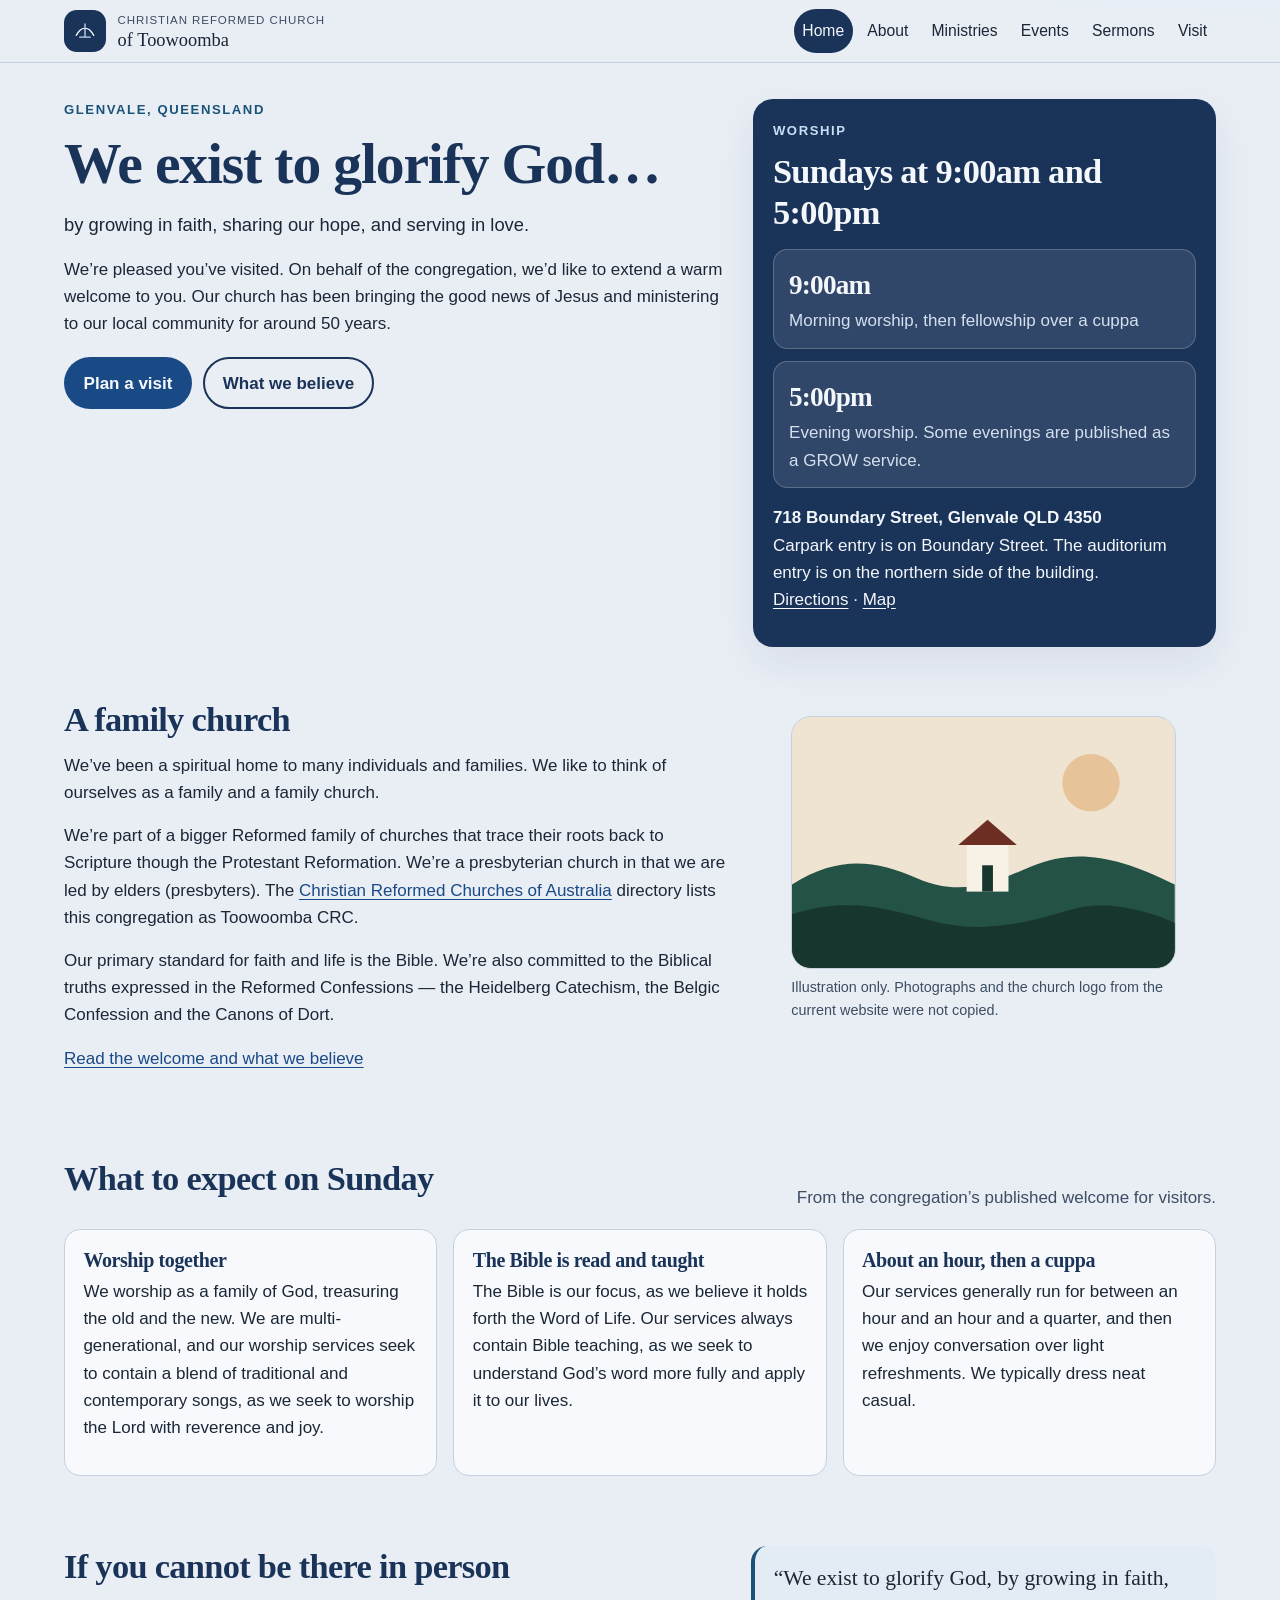
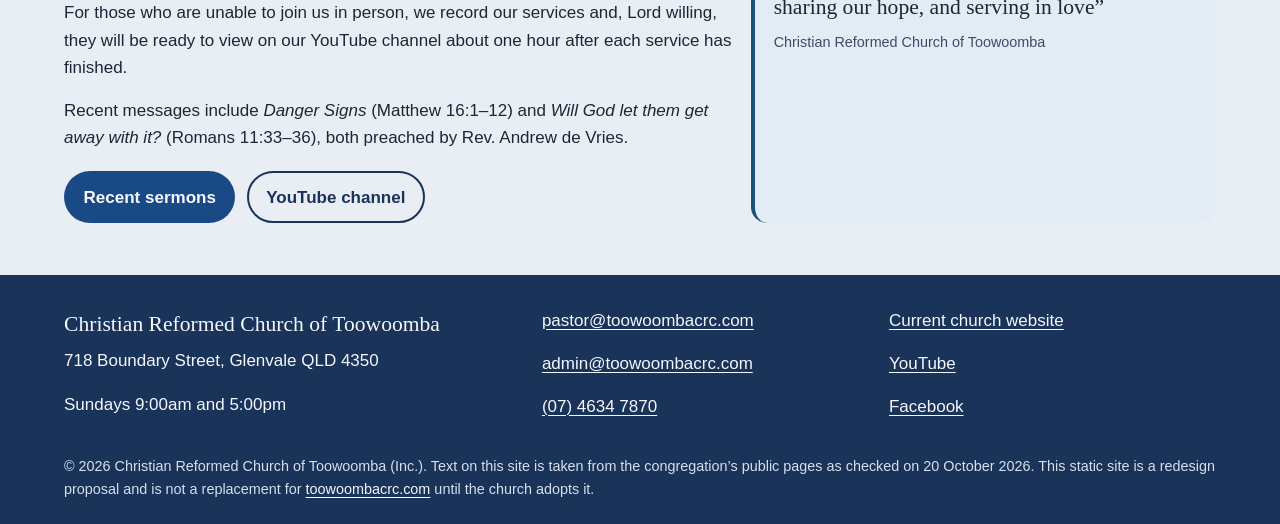
<file: index.html>
<!DOCTYPE html>
<html lang="en-AU">
  <head>
    <meta charset="utf-8" />
    <meta name="viewport" content="width=device-width, initial-scale=1" />
    <title>Christian Reformed Church of Toowoomba | Sundays 9:00am and 5:00pm</title>
    <meta
      name="description"
      content="Christian Reformed Church of Toowoomba meets at 718 Boundary Street, Glenvale. Sunday worship is at 9:00am and 5:00pm. We exist to glorify God by growing in faith, sharing our hope, and serving in love."
    />
    <link rel="canonical" href="https://aneesh15here.github.io/toowoomba-crc/" />
    <meta property="og:type" content="website" />
    <meta property="og:locale" content="en_AU" />
    <meta property="og:site_name" content="Christian Reformed Church of Toowoomba" />
    <meta property="og:title" content="Christian Reformed Church of Toowoomba" />
    <meta
      property="og:description"
      content="Sunday worship at 9:00am and 5:00pm, 718 Boundary Street, Glenvale QLD 4350."
    />
    <meta property="og:url" content="https://aneesh15here.github.io/toowoomba-crc/" />
    <meta property="og:image" content="https://aneesh15here.github.io/toowoomba-crc/og-image.png" />
    <meta name="twitter:card" content="summary_large_image" />
    <meta name="theme-color" content="#1a3358" />
    <link rel="icon" href="favicon.svg" type="image/svg+xml" />
    <link rel="stylesheet" href="styles.css" />
    <script type="application/ld+json">
      {
        "@context": "https://schema.org",
        "@type": "Church",
        "name": "Christian Reformed Church of Toowoomba",
        "legalName": "Christian Reformed Church of Toowoomba (Inc.)",
        "alternateName": "Toowoomba CRC",
        "url": "https://aneesh15here.github.io/toowoomba-crc/",
        "description": "We exist to glorify God by growing in faith, sharing our hope, and serving in love.",
        "email": "admin@toowoombacrc.com",
        "address": {
          "@type": "PostalAddress",
          "streetAddress": "718 Boundary Street",
          "addressLocality": "Glenvale",
          "addressRegion": "QLD",
          "postalCode": "4350",
          "addressCountry": "AU"
        },
        "sameAs": [
          "https://toowoombacrc.com/",
          "https://www.youtube.com/channel/UCF54Vxl2susH_3rQwiknUaQ",
          "https://facebook.com/toowoombacrc",
          "https://crca.org.au/find-a-church/"
        ],
        "event": [
          {
            "@type": "Event",
            "name": "Sunday morning worship",
            "description": "Morning service at 9:00am, followed by fellowship over a cuppa.",
            "eventAttendanceMode": "https://schema.org/OfflineEventAttendanceMode",
            "eventSchedule": {
              "@type": "Schedule",
              "repeatFrequency": "P1W",
              "byDay": "https://schema.org/Sunday",
              "startTime": "09:00",
              "scheduleTimezone": "Australia/Brisbane"
            },
            "location": {
              "@type": "Place",
              "name": "Christian Reformed Church of Toowoomba",
              "address": {
                "@type": "PostalAddress",
                "streetAddress": "718 Boundary Street",
                "addressLocality": "Glenvale",
                "addressRegion": "QLD",
                "postalCode": "4350",
                "addressCountry": "AU"
              }
            }
          },
          {
            "@type": "Event",
            "name": "Sunday evening worship",
            "description": "Evening service at 5:00pm. Some evening services are labelled GROW Service on the church website.",
            "eventAttendanceMode": "https://schema.org/MixedEventAttendanceMode",
            "eventSchedule": {
              "@type": "Schedule",
              "repeatFrequency": "P1W",
              "byDay": "https://schema.org/Sunday",
              "startTime": "17:00",
              "scheduleTimezone": "Australia/Brisbane"
            },
            "location": {
              "@type": "Place",
              "name": "Christian Reformed Church of Toowoomba",
              "address": {
                "@type": "PostalAddress",
                "streetAddress": "718 Boundary Street",
                "addressLocality": "Glenvale",
                "addressRegion": "QLD",
                "postalCode": "4350",
                "addressCountry": "AU"
              }
            }
          }
        ]
      }
    </script>
  </head>
  <body>
    <a class="skip-link" href="#main">Skip to content</a>
    <header class="site-header">
      <div class="header-inner">
        <a class="brand" href="index.html">
          <span class="brand-mark" aria-hidden="true">
            <svg viewBox="0 0 64 64" width="28" height="28" focusable="false">
              <path d="M12 42c7-12 11-16 20-16s13 4 20 16" fill="none" stroke="currentColor" stroke-width="3" stroke-linecap="round" />
              <path d="M20 46h24M32 16v30" fill="none" stroke="#e7c39a" stroke-width="3" stroke-linecap="round" />
            </svg>
          </span>
          <span class="brand-text">
            <span class="brand-kicker">Christian Reformed Church</span>
            <span class="brand-name">of Toowoomba</span>
          </span>
        </a>
        <nav class="site-nav" aria-label="Primary">
          <ul>
            <li><a href="index.html" aria-current="page">Home</a></li>
            <li><a href="about.html">About</a></li>
            <li><a href="ministries.html">Ministries</a></li>
            <li><a href="events.html">Events</a></li>
            <li><a href="sermons.html">Sermons</a></li>
            <li><a href="visit.html">Visit</a></li>
          </ul>
        </nav>
      </div>
    </header>

    <main id="main">
      <section class="hero">
        <div class="wrap hero-grid">
          <div>
            <p class="kicker">Glenvale, Queensland</p>
            <h1>We exist to glorify God…</h1>
            <p class="lede">by growing in faith, sharing our hope, and serving in love.</p>
            <p>
              We’re pleased you’ve visited. On behalf of the congregation, we’d like to extend a warm welcome to you.
              Our church has been bringing the good news of Jesus and ministering to our local community for around 50 years.
            </p>
            <div class="hero-actions">
              <a class="button button-primary" href="visit.html">Plan a visit</a>
              <a class="button button-secondary" href="about.html">What we believe</a>
            </div>
          </div>
          <aside class="service-panel" aria-labelledby="gather-heading">
            <p class="kicker">Worship</p>
            <h2 id="gather-heading">Sundays at 9:00am and 5:00pm</h2>
            <div class="service-times">
              <div class="time-block">
                <strong>9:00am</strong>
                <span>Morning worship, then fellowship over a cuppa</span>
              </div>
              <div class="time-block">
                <strong>5:00pm</strong>
                <span>Evening worship. Some evenings are published as a GROW service.</span>
              </div>
            </div>
            <p class="address-line">
              <strong>718 Boundary Street, Glenvale QLD 4350</strong><br />
              Carpark entry is on Boundary Street. The auditorium entry is on the northern side of the building.
            </p>
            <p>
              <a href="https://www.google.com/maps/dir//718+Boundary+Street%2C+Glenvale+QLD+4350/">Directions</a>
              ·
              <a href="visit.html#map">Map</a>
            </p>
          </aside>
        </div>
      </section>

      <section class="section" aria-labelledby="welcome-heading">
        <div class="wrap split">
          <div>
            <h2 id="welcome-heading">A family church</h2>
            <p>
              We’ve been a spiritual home to many individuals and families. We like to think of ourselves as a family and a family church.
            </p>
            <p>
              We’re part of a bigger Reformed family of churches that trace their roots back to Scripture though the Protestant Reformation.
              We’re a presbyterian church in that we are led by elders (presbyters).               The
              <a href="https://crca.org.au/find-a-church/">Christian Reformed Churches of Australia</a>
              directory lists this congregation as Toowoomba CRC.
            </p>
            <p>
              Our primary standard for faith and life is the Bible. We’re also committed to the Biblical truths expressed in the Reformed Confessions — the Heidelberg Catechism, the Belgic Confession and the Canons of Dort.
            </p>
            <p><a href="about.html">Read the welcome and what we believe</a></p>
          </div>
          <figure>
            <div class="illustration">
              <svg viewBox="0 0 640 420" role="img" aria-labelledby="illust-title illust-desc">
                <title id="illust-title">Warm hillside illustration</title>
                <desc id="illust-desc">A simple drawing of hills and an open sky. It is not a photograph of the church building.</desc>
                <rect width="640" height="420" fill="#efe4d2" />
                <circle cx="500" cy="110" r="48" fill="#e7c39a" />
                <path d="M0 280c80-50 140-40 210-10 70 30 120 10 190-20 70-30 140-20 240 30v140H0z" fill="#245246" />
                <path d="M0 330c90-30 160-10 230 10 80 22 150 8 230-16 50-16 110-10 180 20v76H0z" fill="#17362d" />
                <rect x="292" y="214" width="70" height="78" fill="#f7f1e6" />
                <path d="M278 214l49-42 49 42z" fill="#6d2e23" />
                <rect x="318" y="248" width="18" height="44" fill="#17362d" />
              </svg>
            </div>
            <figcaption class="figure-note">Illustration only. Photographs and the church logo from the current website were not copied.</figcaption>
          </figure>
        </div>
      </section>

      <section class="section" aria-labelledby="expect-heading">
        <div class="wrap">
          <div class="section-head">
            <h2 id="expect-heading">What to expect on Sunday</h2>
            <p>From the congregation’s published welcome for visitors.</p>
          </div>
          <div class="card-grid three">
            <article class="card">
              <h3>Worship together</h3>
              <p>We worship as a family of God, treasuring the old and the new. We are multi-generational, and our worship services seek to contain a blend of traditional and contemporary songs, as we seek to worship the Lord with reverence and joy.</p>
            </article>
            <article class="card">
              <h3>The Bible is read and taught</h3>
              <p>The Bible is our focus, as we believe it holds forth the Word of Life. Our services always contain Bible teaching, as we seek to understand God’s word more fully and apply it to our lives.</p>
            </article>
            <article class="card">
              <h3>About an hour, then a cuppa</h3>
              <p>Our services generally run for between an hour and an hour and a quarter, and then we enjoy conversation over light refreshments. We typically dress neat casual.</p>
            </article>
          </div>
        </div>
      </section>

      <section class="section" aria-labelledby="online-heading">
        <div class="wrap split">
          <div>
            <h2 id="online-heading">If you cannot be there in person</h2>
            <p>
              For those who are unable to join us in person, we record our services and, Lord willing, they will be ready to view on our YouTube channel about one hour after each service has finished.
            </p>
            <p>
              Recent messages include <cite>Danger Signs</cite> (Matthew 16:1–12) and <cite>Will God let them get away with it?</cite> (Romans 11:33–36), both preached by Rev. Andrew de Vries.
            </p>
            <div class="button-row">
              <a class="button button-primary" href="sermons.html">Recent sermons</a>
              <a class="button button-secondary" href="https://www.youtube.com/channel/UCF54Vxl2susH_3rQwiknUaQ">YouTube channel</a>
            </div>
          </div>
          <blockquote class="quote">
            “We exist to glorify God, by growing in faith, sharing our hope, and serving in love”
            <cite>Christian Reformed Church of Toowoomba</cite>
          </blockquote>
        </div>
      </section>
    </main>

    <footer class="site-footer">
      <div class="wrap footer-grid">
        <div>
          <p class="footer-title">Christian Reformed Church of Toowoomba</p>
          <p>718 Boundary Street, Glenvale QLD 4350</p>
          <p>Sundays 9:00am and 5:00pm</p>
        </div>
        <div>
          <p><a href="mailto:pastor@toowoombacrc.com">pastor@toowoombacrc.com</a></p>
          <p><a href="mailto:admin@toowoombacrc.com">admin@toowoombacrc.com</a></p>
          <p><a href="tel:+61746347870">(07) 4634 7870</a></p>
        </div>
        <div>
          <p><a href="https://toowoombacrc.com/">Current church website</a></p>
          <p><a href="https://www.youtube.com/channel/UCF54Vxl2susH_3rQwiknUaQ">YouTube</a></p>
          <p><a href="https://facebook.com/toowoombacrc">Facebook</a></p>
        </div>
      </div>
      <div class="wrap">
        <p class="fine">© 2026 Christian Reformed Church of Toowoomba (Inc.). Text on this site is taken from the congregation’s public pages as checked on 20 October 2026. This static site is a redesign proposal and is not a replacement for <a href="https://toowoombacrc.com/">toowoombacrc.com</a> until the church adopts it.</p>
      </div>
    </footer>
  </body>
</html>
</file>
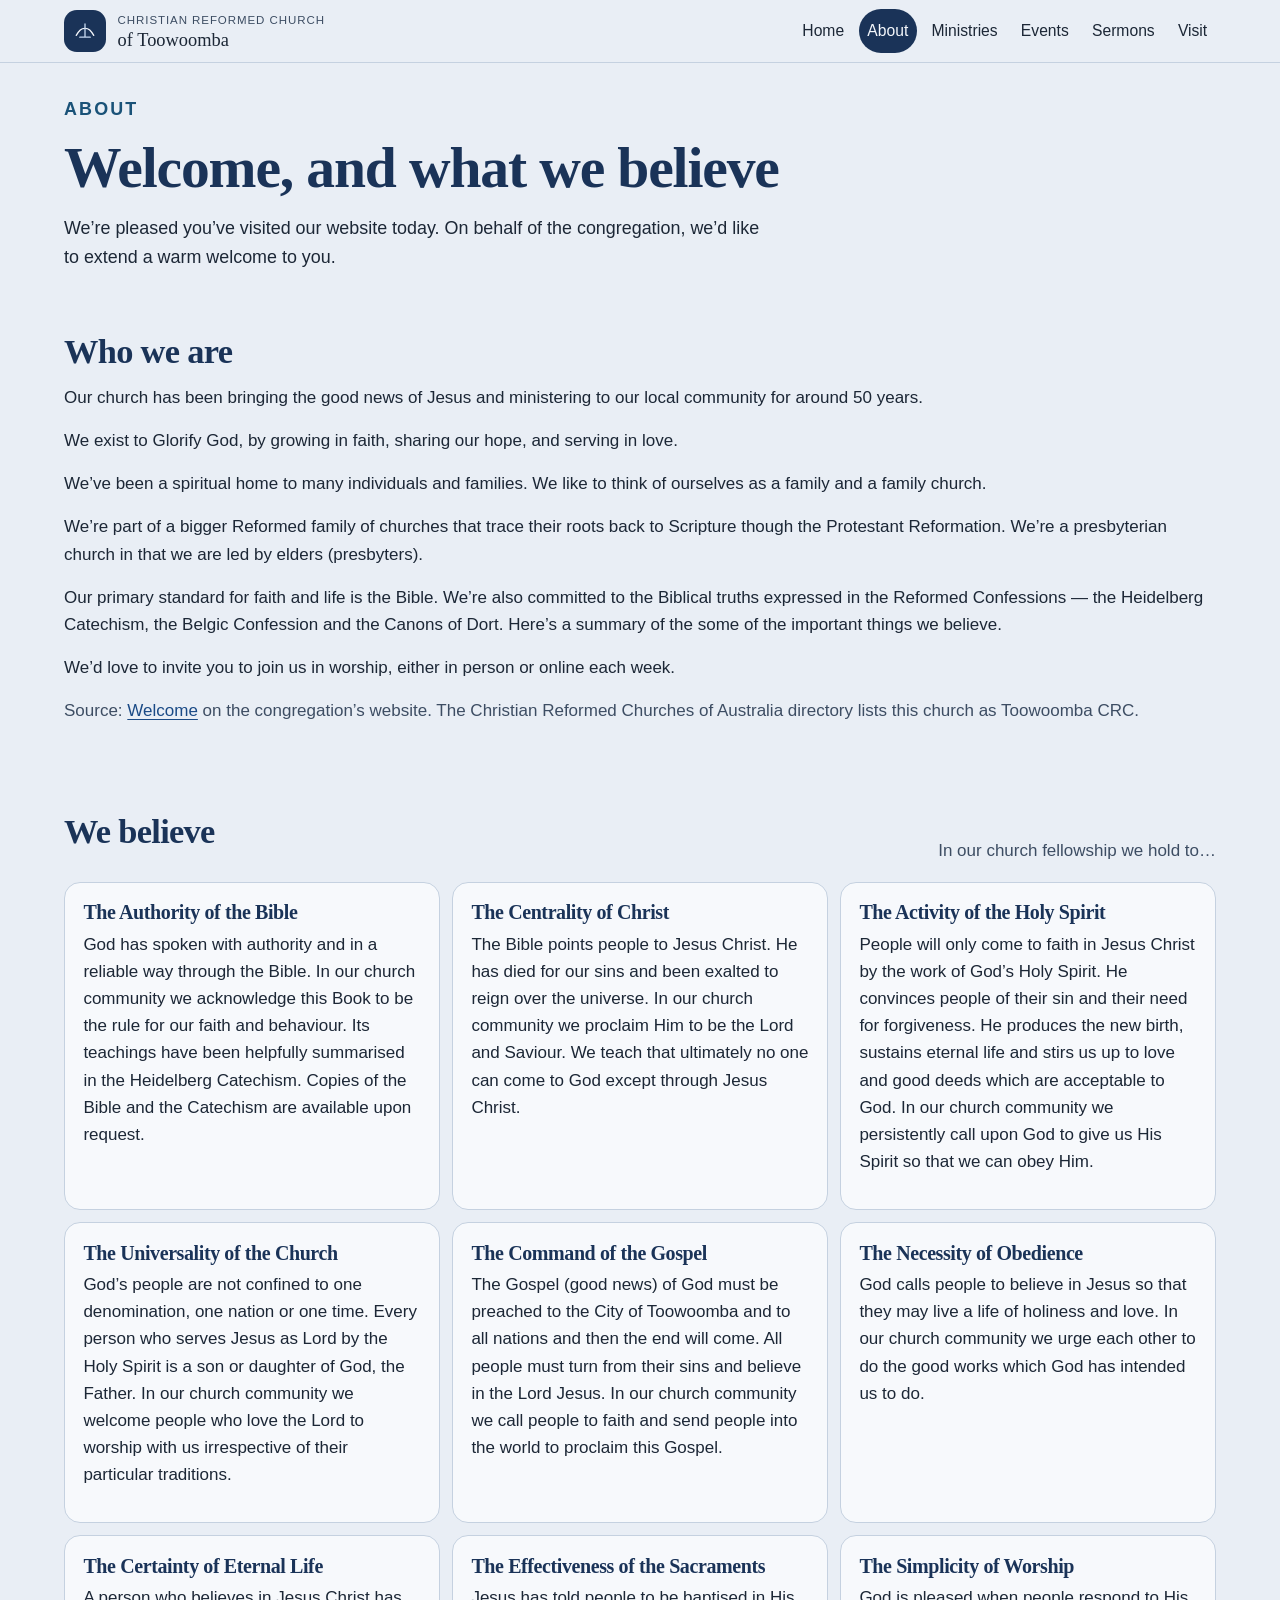
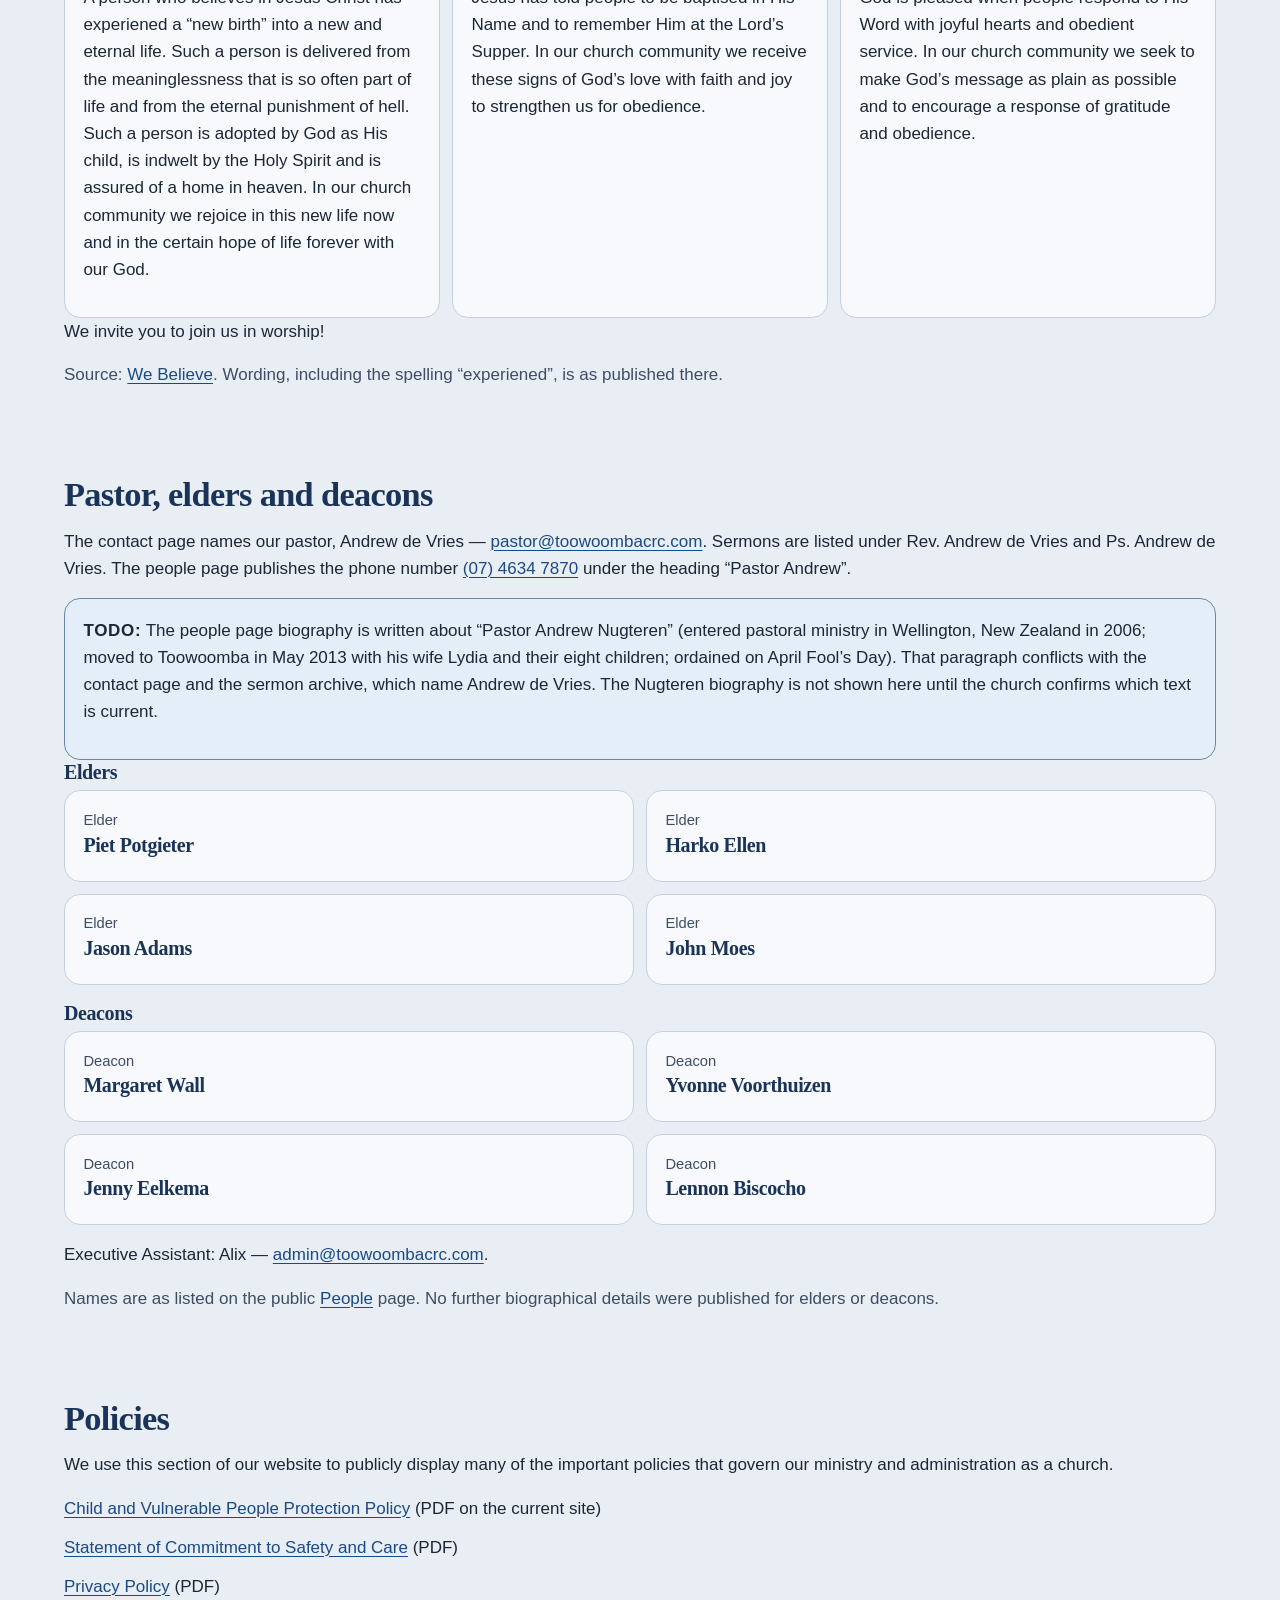
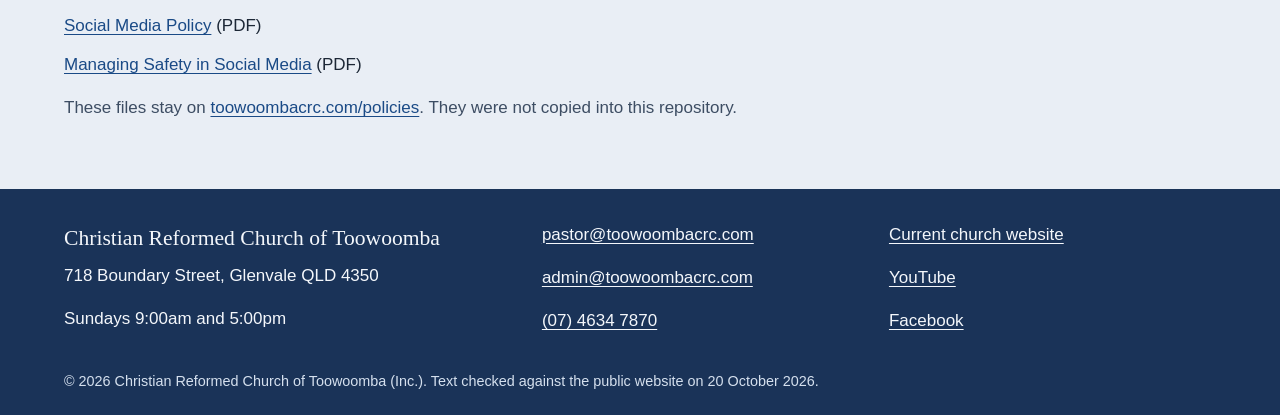
<file: about.html>
<!DOCTYPE html>
<html lang="en-AU">
  <head>
    <meta charset="utf-8" />
    <meta name="viewport" content="width=device-width, initial-scale=1" />
    <title>About and beliefs | Christian Reformed Church of Toowoomba</title>
    <meta
      name="description"
      content="About Christian Reformed Church of Toowoomba: a Reformed, elder-led congregation in Glenvale, our beliefs, pastor, elders, deacons, and published policies."
    />
    <link rel="canonical" href="https://aneesh15here.github.io/toowoomba-crc/about.html" />
    <meta property="og:type" content="website" />
    <meta property="og:locale" content="en_AU" />
    <meta property="og:site_name" content="Christian Reformed Church of Toowoomba" />
    <meta property="og:title" content="About and beliefs | Christian Reformed Church of Toowoomba" />
    <meta
      property="og:description"
      content="A Reformed congregation led by elders, holding the Bible as its primary standard, with the Heidelberg Catechism, Belgic Confession and Canons of Dort."
    />
    <meta property="og:url" content="https://aneesh15here.github.io/toowoomba-crc/about.html" />
    <meta property="og:image" content="https://aneesh15here.github.io/toowoomba-crc/og-image.png" />
    <meta name="twitter:card" content="summary_large_image" />
    <meta name="theme-color" content="#1a3358" />
    <link rel="icon" href="favicon.svg" type="image/svg+xml" />
    <link rel="stylesheet" href="styles.css" />
  </head>
  <body>
    <a class="skip-link" href="#main">Skip to content</a>
    <header class="site-header">
      <div class="header-inner">
        <a class="brand" href="index.html">
          <span class="brand-mark" aria-hidden="true">
            <svg viewBox="0 0 64 64" width="28" height="28" focusable="false">
              <path d="M12 42c7-12 11-16 20-16s13 4 20 16" fill="none" stroke="currentColor" stroke-width="3" stroke-linecap="round" />
              <path d="M20 46h24M32 16v30" fill="none" stroke="#e7c39a" stroke-width="3" stroke-linecap="round" />
            </svg>
          </span>
          <span class="brand-text">
            <span class="brand-kicker">Christian Reformed Church</span>
            <span class="brand-name">of Toowoomba</span>
          </span>
        </a>
        <nav class="site-nav" aria-label="Primary">
          <ul>
            <li><a href="index.html">Home</a></li>
            <li><a href="about.html" aria-current="page">About</a></li>
            <li><a href="ministries.html">Ministries</a></li>
            <li><a href="events.html">Events</a></li>
            <li><a href="sermons.html">Sermons</a></li>
            <li><a href="visit.html">Visit</a></li>
          </ul>
        </nav>
      </div>
    </header>

    <main id="main">
      <header class="page-intro">
        <div class="wrap">
          <p class="kicker">About</p>
          <h1>Welcome, and what we believe</h1>
          <p>
            We’re pleased you’ve visited our website today. On behalf of the congregation, we’d like to extend a warm welcome to you.
          </p>
        </div>
      </header>

      <section class="section" aria-labelledby="who-heading">
        <div class="wrap">
          <h2 id="who-heading">Who we are</h2>
          <p>Our church has been bringing the good news of Jesus and ministering to our local community for around 50 years.</p>
          <p>We exist to Glorify God, by growing in faith, sharing our hope, and serving in love.</p>
          <p>We’ve been a spiritual home to many individuals and families. We like to think of ourselves as a family and a family church.</p>
          <p>
            We’re part of a bigger Reformed family of churches that trace their roots back to Scripture though the Protestant Reformation. We’re a presbyterian church in that we are led by elders (presbyters).
          </p>
          <p>
            Our primary standard for faith and life is the Bible. We’re also committed to the Biblical truths expressed in the Reformed Confessions — the Heidelberg Catechism, the Belgic Confession and the Canons of Dort. Here’s a summary of the some of the important things we believe.
          </p>
          <p>We’d love to invite you to join us in worship, either in person or online each week.</p>
          <p class="muted">
            Source:
            <a href="https://toowoombacrc.com/homepage/welcome/">Welcome</a>
            on the congregation’s website. The Christian Reformed Churches of Australia directory lists this church as Toowoomba CRC.
          </p>
        </div>
      </section>

      <section class="section" aria-labelledby="believe-heading">
        <div class="wrap">
          <div class="section-head">
            <h2 id="believe-heading">We believe</h2>
            <p>In our church fellowship we hold to…</p>
          </div>
          <div class="belief-list">
            <article class="belief">
              <h3>The Authority of the Bible</h3>
              <p>God has spoken with authority and in a reliable way through the Bible. In our church community we acknowledge this Book to be the rule for our faith and behaviour. Its teachings have been helpfully summarised in the Heidelberg Catechism. Copies of the Bible and the Catechism are available upon request.</p>
            </article>
            <article class="belief">
              <h3>The Centrality of Christ</h3>
              <p>The Bible points people to Jesus Christ. He has died for our sins and been exalted to reign over the universe. In our church community we proclaim Him to be the Lord and Saviour. We teach that ultimately no one can come to God except through Jesus Christ.</p>
            </article>
            <article class="belief">
              <h3>The Activity of the Holy Spirit</h3>
              <p>People will only come to faith in Jesus Christ by the work of God’s Holy Spirit. He convinces people of their sin and their need for forgiveness. He produces the new birth, sustains eternal life and stirs us up to love and good deeds which are acceptable to God. In our church community we persistently call upon God to give us His Spirit so that we can obey Him.</p>
            </article>
            <article class="belief">
              <h3>The Universality of the Church</h3>
              <p>God’s people are not confined to one denomination, one nation or one time. Every person who serves Jesus as Lord by the Holy Spirit is a son or daughter of God, the Father. In our church community we welcome people who love the Lord to worship with us irrespective of their particular traditions.</p>
            </article>
            <article class="belief">
              <h3>The Command of the Gospel</h3>
              <p>The Gospel (good news) of God must be preached to the City of Toowoomba and to all nations and then the end will come. All people must turn from their sins and believe in the Lord Jesus. In our church community we call people to faith and send people into the world to proclaim this Gospel.</p>
            </article>
            <article class="belief">
              <h3>The Necessity of Obedience</h3>
              <p>God calls people to believe in Jesus so that they may live a life of holiness and love. In our church community we urge each other to do the good works which God has intended us to do.</p>
            </article>
            <article class="belief">
              <h3>The Certainty of Eternal Life</h3>
              <p>A person who believes in Jesus Christ has experiened a “new birth” into a new and eternal life. Such a person is delivered from the meaninglessness that is so often part of life and from the eternal punishment of hell. Such a person is adopted by God as His child, is indwelt by the Holy Spirit and is assured of a home in heaven. In our church community we rejoice in this new life now and in the certain hope of life forever with our God.</p>
            </article>
            <article class="belief">
              <h3>The Effectiveness of the Sacraments</h3>
              <p>Jesus has told people to be baptised in His Name and to remember Him at the Lord’s Supper. In our church community we receive these signs of God’s love with faith and joy to strengthen us for obedience.</p>
            </article>
            <article class="belief">
              <h3>The Simplicity of Worship</h3>
              <p>God is pleased when people respond to His Word with joyful hearts and obedient service. In our church community we seek to make God’s message as plain as possible and to encourage a response of gratitude and obedience.</p>
            </article>
          </div>
          <p>We invite you to join us in worship!</p>
          <p class="muted">Source: <a href="https://toowoombacrc.com/homepage/we-believe/">We Believe</a>. Wording, including the spelling “experiened”, is as published there.</p>
        </div>
      </section>

      <section class="section" aria-labelledby="people-heading">
        <div class="wrap">
          <h2 id="people-heading">Pastor, elders and deacons</h2>
          <p>
            The contact page names our pastor, Andrew de Vries —
            <a href="mailto:pastor@toowoombacrc.com">pastor@toowoombacrc.com</a>.
            Sermons are listed under Rev. Andrew de Vries and Ps. Andrew de Vries. The people page publishes the phone number
            <a href="tel:+61746347870">(07) 4634 7870</a>
            under the heading “Pastor Andrew”.
          </p>
          <aside class="todo">
            <p><strong>TODO:</strong> The people page biography is written about “Pastor Andrew Nugteren” (entered pastoral ministry in Wellington, New Zealand in 2006; moved to Toowoomba in May 2013 with his wife Lydia and their eight children; ordained on April Fool’s Day). That paragraph conflicts with the contact page and the sermon archive, which name Andrew de Vries. The Nugteren biography is not shown here until the church confirms which text is current.</p>
          </aside>
          <h3>Elders</h3>
          <ul class="people-grid">
            <li class="person"><p class="role">Elder</p><h3>Piet Potgieter</h3></li>
            <li class="person"><p class="role">Elder</p><h3>Harko Ellen</h3></li>
            <li class="person"><p class="role">Elder</p><h3>Jason Adams</h3></li>
            <li class="person"><p class="role">Elder</p><h3>John Moes</h3></li>
          </ul>
          <h3>Deacons</h3>
          <ul class="people-grid">
            <li class="person"><p class="role">Deacon</p><h3>Margaret Wall</h3></li>
            <li class="person"><p class="role">Deacon</p><h3>Yvonne Voorthuizen</h3></li>
            <li class="person"><p class="role">Deacon</p><h3>Jenny Eelkema</h3></li>
            <li class="person"><p class="role">Deacon</p><h3>Lennon Biscocho</h3></li>
          </ul>
          <p>
            Executive Assistant: Alix —
            <a href="mailto:admin@toowoombacrc.com">admin@toowoombacrc.com</a>.
          </p>
          <p class="muted">Names are as listed on the public <a href="https://toowoombacrc.com/people/">People</a> page. No further biographical details were published for elders or deacons.</p>
        </div>
      </section>

      <section class="section" aria-labelledby="policy-heading">
        <div class="wrap">
          <h2 id="policy-heading">Policies</h2>
          <p>We use this section of our website to publicly display many of the important policies that govern our ministry and administration as a church.</p>
          <ul class="policy-list">
            <li><a href="https://toowoombacrc.com/wp-content/uploads/2026/03/Denominational-CP-policy_longform_CRCA-approved-Sept-2023_CRCT-Mar-2026.pdf">Child and Vulnerable People Protection Policy</a> (PDF on the current site)</li>
            <li><a href="https://toowoombacrc.com/wp-content/uploads/2026/03/Statement-of-Commitment-to-Safety-and-Care.pdf">Statement of Commitment to Safety and Care</a> (PDF)</li>
            <li><a href="https://toowoombacrc.com/wp-content/uploads/2026/03/CRCT-Privacy-Policy_approved-Mar-2026.pdf">Privacy Policy</a> (PDF)</li>
            <li><a href="https://toowoombacrc.com/wp-content/uploads/2026/03/CRCT-Social-Media-Policy_approved-Mar-2026.pdf">Social Media Policy</a> (PDF)</li>
            <li><a href="https://toowoombacrc.com/wp-content/uploads/2026/03/Managing-Safety-in-Social-Media-SMO-resource.pdf">Managing Safety in Social Media</a> (PDF)</li>
          </ul>
          <p class="muted">These files stay on <a href="https://toowoombacrc.com/policies/">toowoombacrc.com/policies</a>. They were not copied into this repository.</p>
        </div>
      </section>
    </main>

    <footer class="site-footer">
      <div class="wrap footer-grid">
        <div>
          <p class="footer-title">Christian Reformed Church of Toowoomba</p>
          <p>718 Boundary Street, Glenvale QLD 4350</p>
          <p>Sundays 9:00am and 5:00pm</p>
        </div>
        <div>
          <p><a href="mailto:pastor@toowoombacrc.com">pastor@toowoombacrc.com</a></p>
          <p><a href="mailto:admin@toowoombacrc.com">admin@toowoombacrc.com</a></p>
          <p><a href="tel:+61746347870">(07) 4634 7870</a></p>
        </div>
        <div>
          <p><a href="https://toowoombacrc.com/">Current church website</a></p>
          <p><a href="https://www.youtube.com/channel/UCF54Vxl2susH_3rQwiknUaQ">YouTube</a></p>
          <p><a href="https://facebook.com/toowoombacrc">Facebook</a></p>
        </div>
      </div>
      <div class="wrap">
        <p class="fine">© 2026 Christian Reformed Church of Toowoomba (Inc.). Text checked against the public website on 20 October 2026.</p>
      </div>
    </footer>
  </body>
</html>
</file>
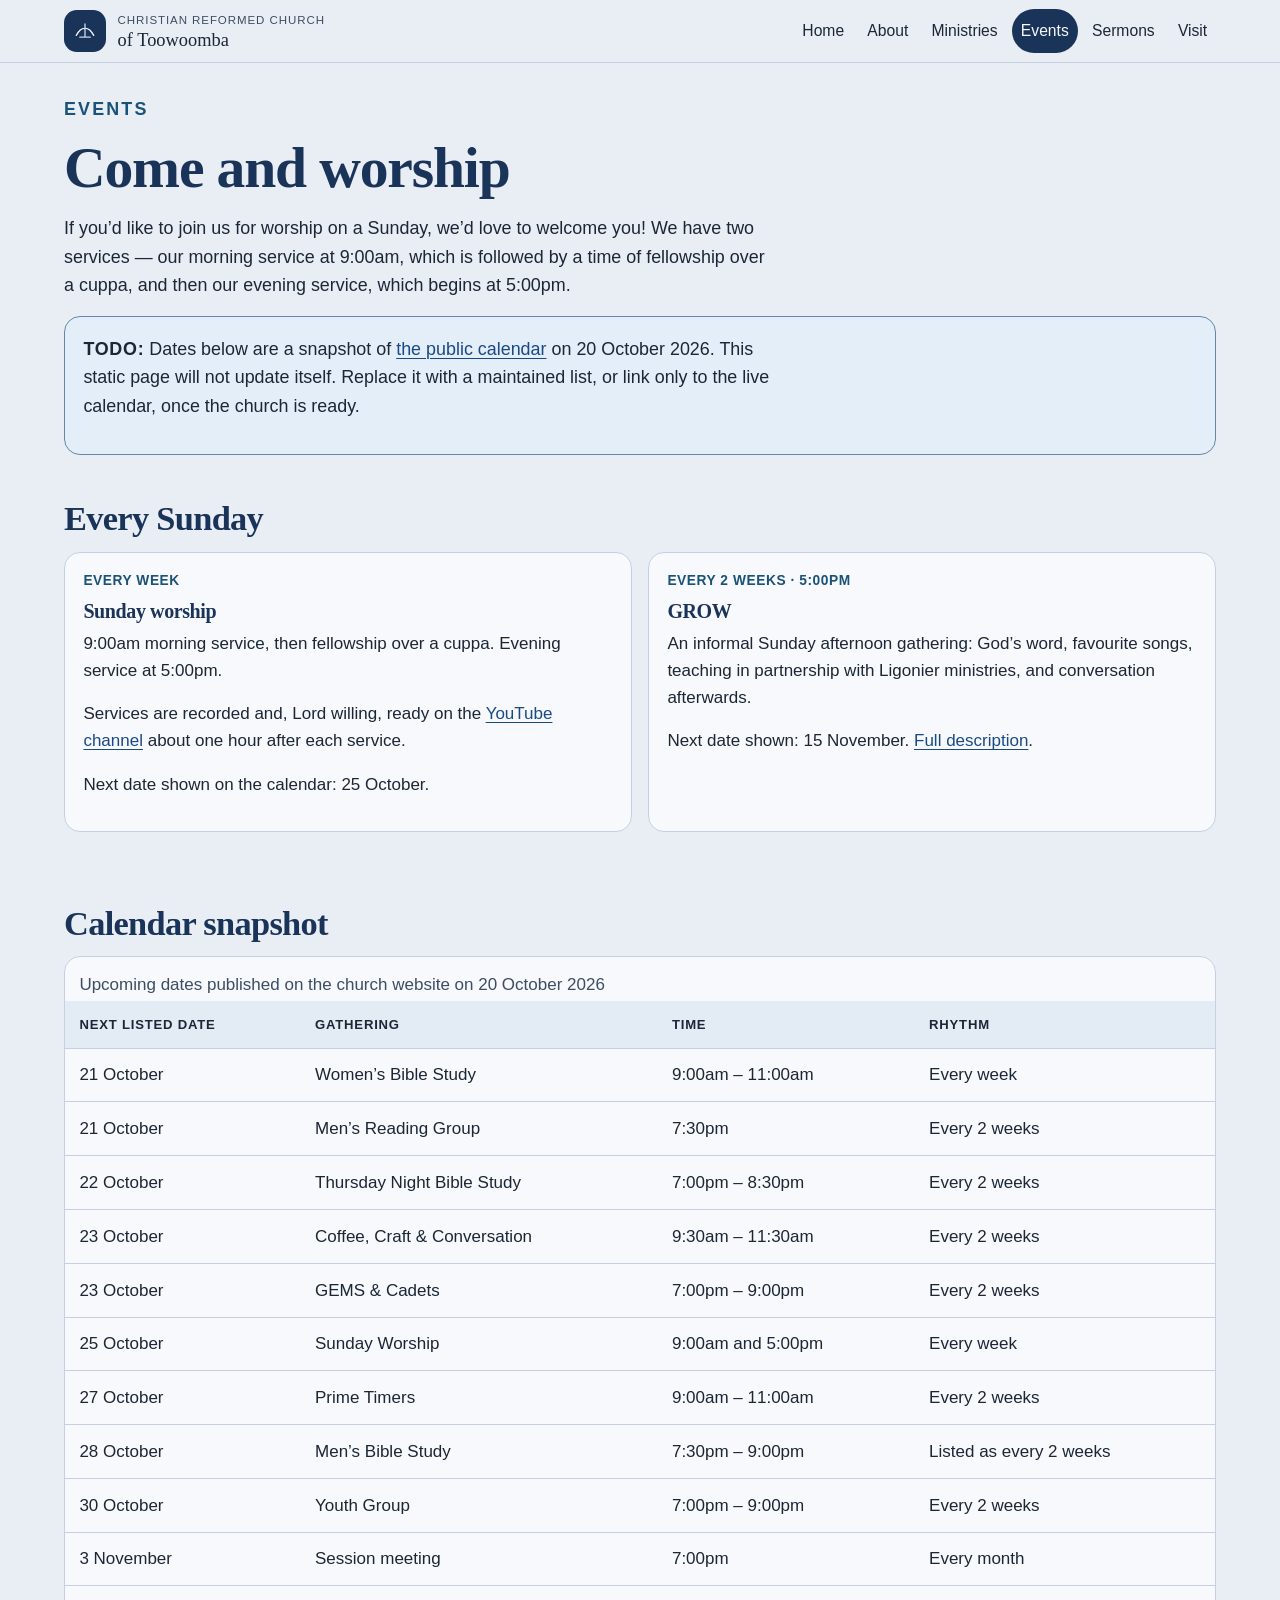
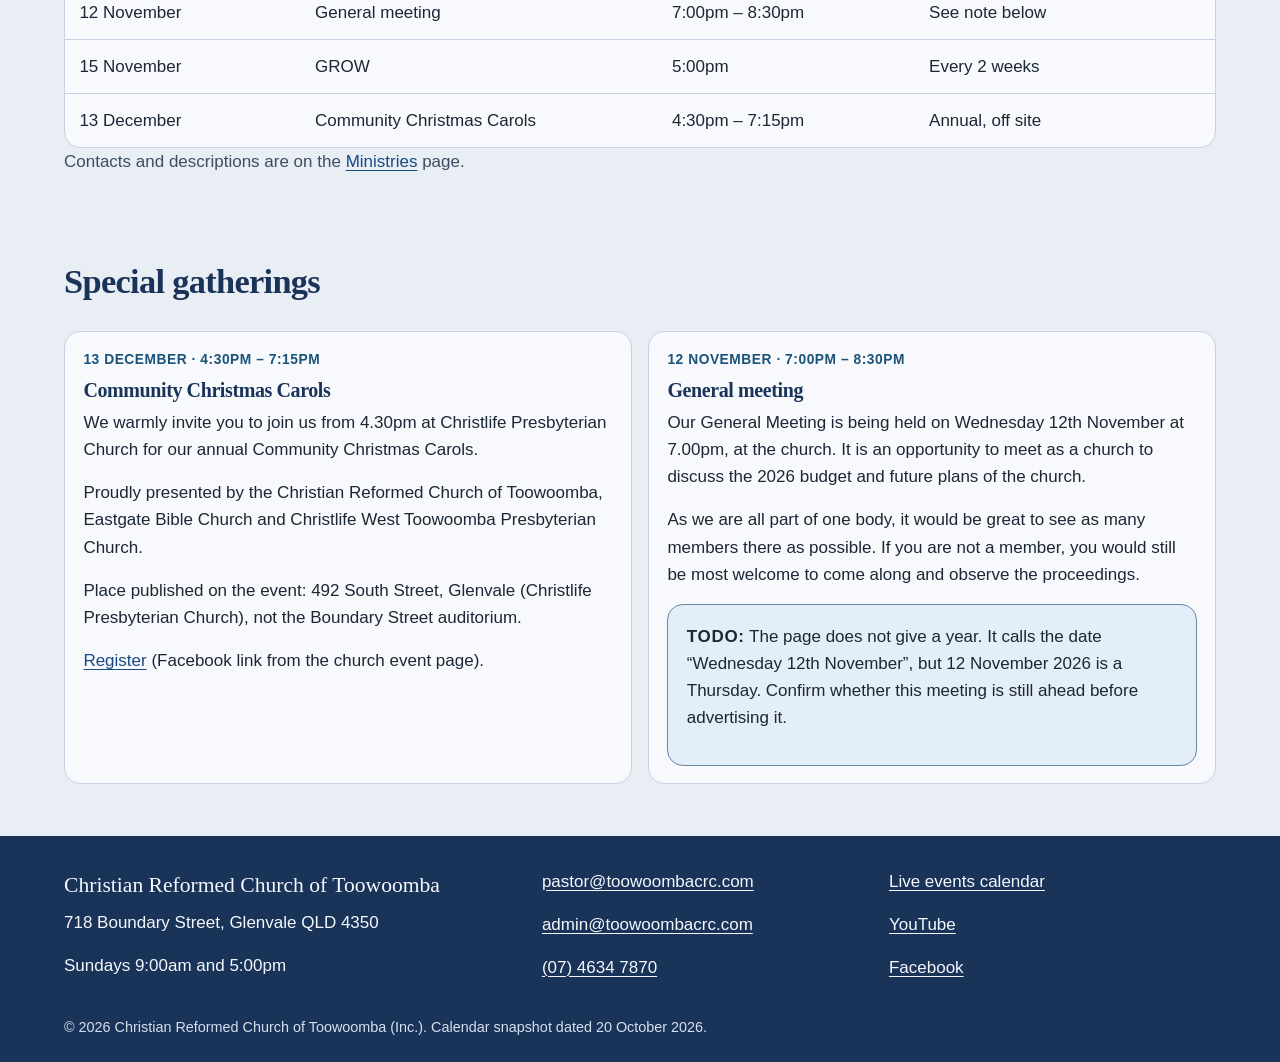
<file: events.html>
<!DOCTYPE html>
<html lang="en-AU">
  <head>
    <meta charset="utf-8" />
    <meta name="viewport" content="width=device-width, initial-scale=1" />
    <title>Events | Christian Reformed Church of Toowoomba</title>
    <meta
      name="description"
      content="Sunday worship and the church calendar for Christian Reformed Church of Toowoomba, including GROW, Bible studies, and Community Christmas Carols."
    />
    <link rel="canonical" href="https://aneesh15here.github.io/toowoomba-crc/events.html" />
    <meta property="og:type" content="website" />
    <meta property="og:locale" content="en_AU" />
    <meta property="og:site_name" content="Christian Reformed Church of Toowoomba" />
    <meta property="og:title" content="Events | Christian Reformed Church of Toowoomba" />
    <meta
      property="og:description"
      content="A snapshot of the public church calendar on 20 October 2026, plus weekly Sunday worship at 9:00am and 5:00pm."
    />
    <meta property="og:url" content="https://aneesh15here.github.io/toowoomba-crc/events.html" />
    <meta property="og:image" content="https://aneesh15here.github.io/toowoomba-crc/og-image.png" />
    <meta name="twitter:card" content="summary_large_image" />
    <meta name="theme-color" content="#1a3358" />
    <link rel="icon" href="favicon.svg" type="image/svg+xml" />
    <link rel="stylesheet" href="styles.css" />
  </head>
  <body>
    <a class="skip-link" href="#main">Skip to content</a>
    <header class="site-header">
      <div class="header-inner">
        <a class="brand" href="index.html">
          <span class="brand-mark" aria-hidden="true">
            <svg viewBox="0 0 64 64" width="28" height="28" focusable="false">
              <path d="M12 42c7-12 11-16 20-16s13 4 20 16" fill="none" stroke="currentColor" stroke-width="3" stroke-linecap="round" />
              <path d="M20 46h24M32 16v30" fill="none" stroke="#e7c39a" stroke-width="3" stroke-linecap="round" />
            </svg>
          </span>
          <span class="brand-text">
            <span class="brand-kicker">Christian Reformed Church</span>
            <span class="brand-name">of Toowoomba</span>
          </span>
        </a>
        <nav class="site-nav" aria-label="Primary">
          <ul>
            <li><a href="index.html">Home</a></li>
            <li><a href="about.html">About</a></li>
            <li><a href="ministries.html">Ministries</a></li>
            <li><a href="events.html" aria-current="page">Events</a></li>
            <li><a href="sermons.html">Sermons</a></li>
            <li><a href="visit.html">Visit</a></li>
          </ul>
        </nav>
      </div>
    </header>

    <main id="main">
      <header class="page-intro">
        <div class="wrap">
          <p class="kicker">Events</p>
          <h1>Come and worship</h1>
          <p>
            If you’d like to join us for worship on a Sunday, we’d love to welcome you! We have two services — our morning service at 9:00am, which is followed by a time of fellowship over a cuppa, and then our evening service, which begins at 5:00pm.
          </p>
          <aside class="todo">
            <p><strong>TODO:</strong> Dates below are a snapshot of <a href="https://toowoombacrc.com/upcoming-events/">the public calendar</a> on 20 October 2026. This static page will not update itself. Replace it with a maintained list, or link only to the live calendar, once the church is ready.</p>
          </aside>
        </div>
      </header>

      <section class="section" aria-labelledby="sunday-heading">
        <div class="wrap">
          <h2 id="sunday-heading">Every Sunday</h2>
          <div class="card-grid">
            <article class="card">
              <p class="meta">Every week</p>
              <h3>Sunday worship</h3>
              <p>9:00am morning service, then fellowship over a cuppa. Evening service at 5:00pm.</p>
              <p>Services are recorded and, Lord willing, ready on the <a href="https://www.youtube.com/channel/UCF54Vxl2susH_3rQwiknUaQ">YouTube channel</a> about one hour after each service.</p>
              <p>Next date shown on the calendar: 25 October.</p>
            </article>
            <article class="card">
              <p class="meta">Every 2 weeks · 5:00pm</p>
              <h3>GROW</h3>
              <p>An informal Sunday afternoon gathering: God’s word, favourite songs, teaching in partnership with Ligonier ministries, and conversation afterwards.</p>
              <p>Next date shown: 15 November. <a href="ministries.html">Full description</a>.</p>
            </article>
          </div>
        </div>
      </section>

      <section class="section" aria-labelledby="calendar-heading">
        <div class="wrap">
          <h2 id="calendar-heading">Calendar snapshot</h2>
          <div class="table-wrap">
            <table>
              <caption>
              Upcoming dates published on the church website on 20 October 2026
            </caption>
              <thead>
                <tr>
                  <th scope="col">Next listed date</th>
                  <th scope="col">Gathering</th>
                  <th scope="col">Time</th>
                  <th scope="col">Rhythm</th>
                </tr>
              </thead>
              <tbody>
                <tr>
                  <td>21 October</td>
                  <td>Women’s Bible Study</td>
                  <td>9:00am – 11:00am</td>
                  <td>Every week</td>
                </tr>
                <tr>
                  <td>21 October</td>
                  <td>Men’s Reading Group</td>
                  <td>7:30pm</td>
                  <td>Every 2 weeks</td>
                </tr>
                <tr>
                  <td>22 October</td>
                  <td>Thursday Night Bible Study</td>
                  <td>7:00pm – 8:30pm</td>
                  <td>Every 2 weeks</td>
                </tr>
                <tr>
                  <td>23 October</td>
                  <td>Coffee, Craft &amp; Conversation</td>
                  <td>9:30am – 11:30am</td>
                  <td>Every 2 weeks</td>
                </tr>
                <tr>
                  <td>23 October</td>
                  <td>GEMS &amp; Cadets</td>
                  <td>7:00pm – 9:00pm</td>
                  <td>Every 2 weeks</td>
                </tr>
                <tr>
                  <td>25 October</td>
                  <td>Sunday Worship</td>
                  <td>9:00am and 5:00pm</td>
                  <td>Every week</td>
                </tr>
                <tr>
                  <td>27 October</td>
                  <td>Prime Timers</td>
                  <td>9:00am – 11:00am</td>
                  <td>Every 2 weeks</td>
                </tr>
                <tr>
                  <td>28 October</td>
                  <td>Men’s Bible Study</td>
                  <td>7:30pm – 9:00pm</td>
                  <td>Listed as every 2 weeks</td>
                </tr>
                <tr>
                  <td>30 October</td>
                  <td>Youth Group</td>
                  <td>7:00pm – 9:00pm</td>
                  <td>Every 2 weeks</td>
                </tr>
                <tr>
                  <td>3 November</td>
                  <td>Session meeting</td>
                  <td>7:00pm</td>
                  <td>Every month</td>
                </tr>
                <tr>
                  <td>12 November</td>
                  <td>General meeting</td>
                  <td>7:00pm – 8:30pm</td>
                  <td>See note below</td>
                </tr>
                <tr>
                  <td>15 November</td>
                  <td>GROW</td>
                  <td>5:00pm</td>
                  <td>Every 2 weeks</td>
                </tr>
                <tr>
                  <td>13 December</td>
                  <td>Community Christmas Carols</td>
                  <td>4:30pm – 7:15pm</td>
                  <td>Annual, off site</td>
                </tr>
              </tbody>
            </table>
          </div>
          <p class="muted">Contacts and descriptions are on the <a href="ministries.html">Ministries</a> page.</p>
        </div>
      </section>

      <section class="section" aria-labelledby="special-heading">
        <div class="wrap card-grid">
          <h2 id="special-heading" style="grid-column: 1 / -1">Special gatherings</h2>
          <article class="card">
            <p class="meta">13 December · 4:30pm – 7:15pm</p>
            <h3>Community Christmas Carols</h3>
            <p>We warmly invite you to join us from 4.30pm at Christlife Presbyterian Church for our annual Community Christmas Carols.</p>
            <p>Proudly presented by the Christian Reformed Church of Toowoomba, Eastgate Bible Church and Christlife West Toowoomba Presbyterian Church.</p>
            <p>Place published on the event: 492 South Street, Glenvale (Christlife Presbyterian Church), not the Boundary Street auditorium.</p>
            <p><a href="https://www.facebook.com/share/1YGF2P3Ycy/">Register</a> (Facebook link from the church event page).</p>
          </article>
          <article class="card">
            <p class="meta">12 November · 7:00pm – 8:30pm</p>
            <h3>General meeting</h3>
            <p>Our General Meeting is being held on Wednesday 12th November at 7.00pm, at the church. It is an opportunity to meet as a church to discuss the 2026 budget and future plans of the church.</p>
            <p>As we are all part of one body, it would be great to see as many members there as possible. If you are not a member, you would still be most welcome to come along and observe the proceedings.</p>
            <aside class="todo">
              <p><strong>TODO:</strong> The page does not give a year. It calls the date “Wednesday 12th November”, but 12 November 2026 is a Thursday. Confirm whether this meeting is still ahead before advertising it.</p>
            </aside>
          </article>
        </div>
      </section>
    </main>

    <footer class="site-footer">
      <div class="wrap footer-grid">
        <div>
          <p class="footer-title">Christian Reformed Church of Toowoomba</p>
          <p>718 Boundary Street, Glenvale QLD 4350</p>
          <p>Sundays 9:00am and 5:00pm</p>
        </div>
        <div>
          <p><a href="mailto:pastor@toowoombacrc.com">pastor@toowoombacrc.com</a></p>
          <p><a href="mailto:admin@toowoombacrc.com">admin@toowoombacrc.com</a></p>
          <p><a href="tel:+61746347870">(07) 4634 7870</a></p>
        </div>
        <div>
          <p><a href="https://toowoombacrc.com/upcoming-events/">Live events calendar</a></p>
          <p><a href="https://www.youtube.com/channel/UCF54Vxl2susH_3rQwiknUaQ">YouTube</a></p>
          <p><a href="https://facebook.com/toowoombacrc">Facebook</a></p>
        </div>
      </div>
      <div class="wrap">
        <p class="fine">© 2026 Christian Reformed Church of Toowoomba (Inc.). Calendar snapshot dated 20 October 2026.</p>
      </div>
    </footer>
  </body>
</html>
</file>
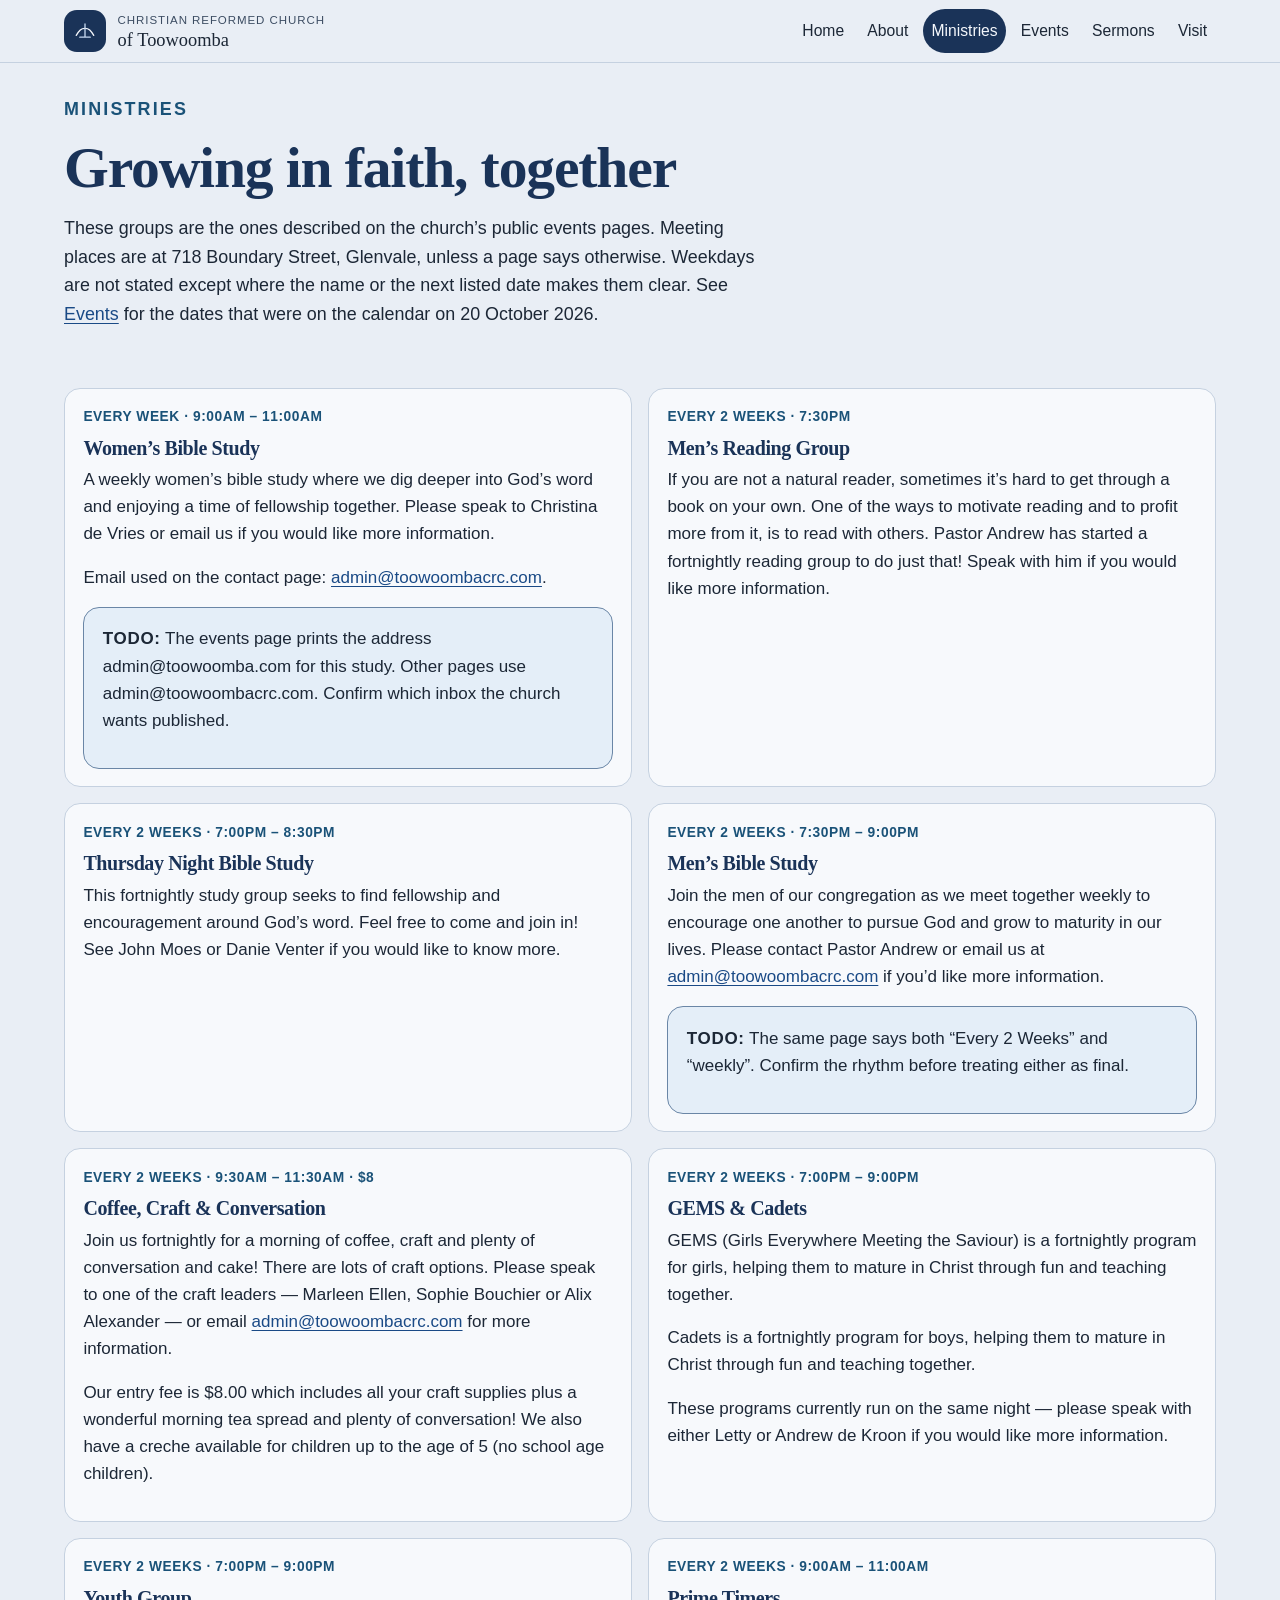
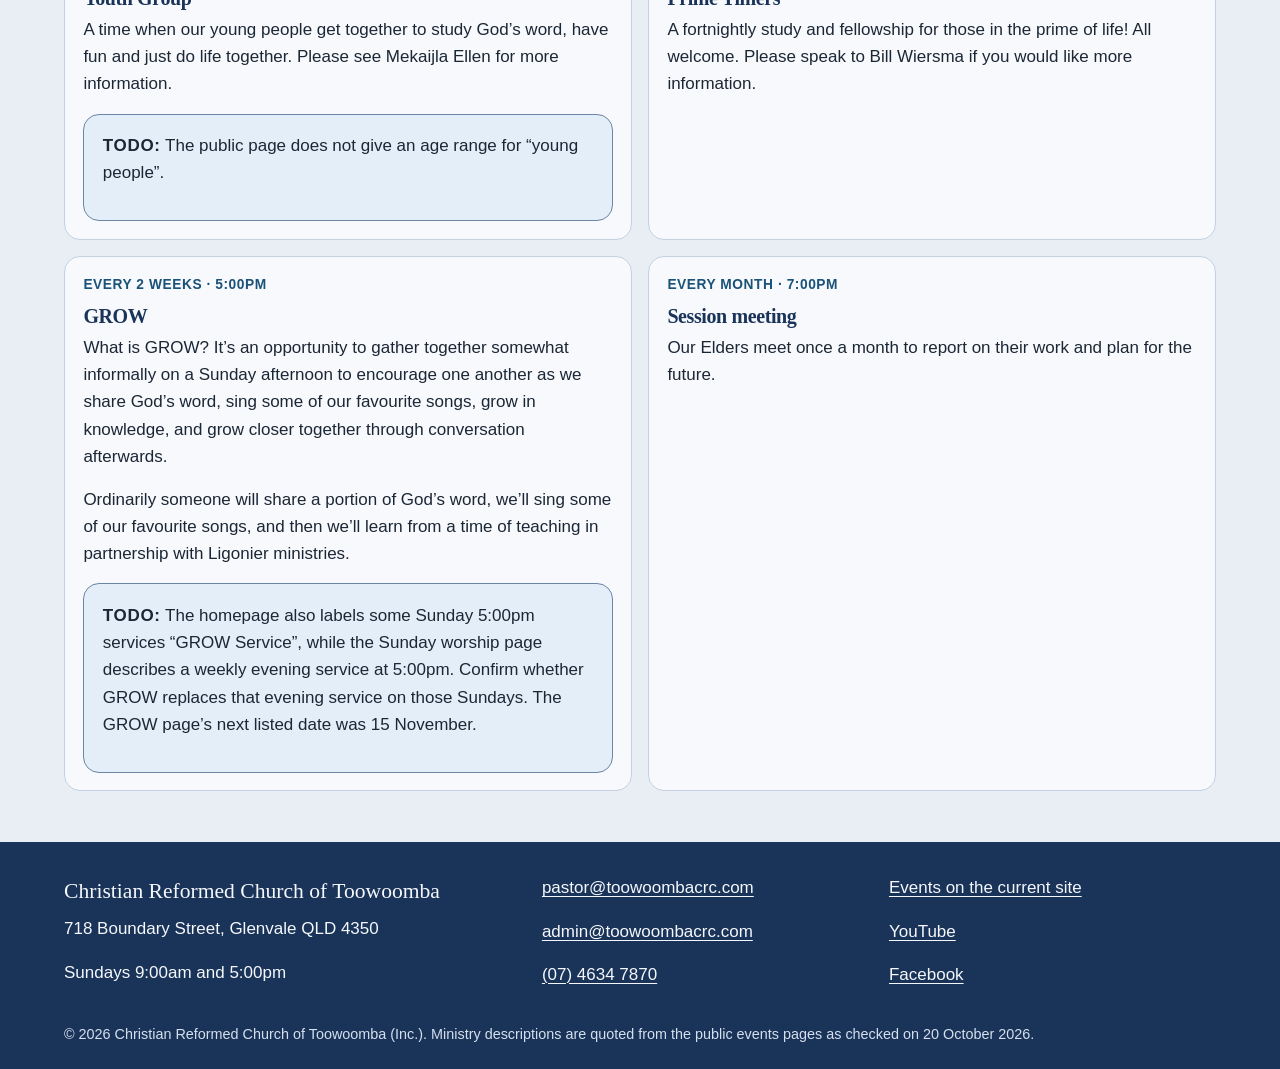
<file: ministries.html>
<!DOCTYPE html>
<html lang="en-AU">
  <head>
    <meta charset="utf-8" />
    <meta name="viewport" content="width=device-width, initial-scale=1" />
    <title>Ministries | Christian Reformed Church of Toowoomba</title>
    <meta
      name="description"
      content="Ministries at Christian Reformed Church of Toowoomba: Bible studies, GROW, GEMS and Cadets, youth, Prime Timers, and Coffee, Craft and Conversation."
    />
    <link rel="canonical" href="https://aneesh15here.github.io/toowoomba-crc/ministries.html" />
    <meta property="og:type" content="website" />
    <meta property="og:locale" content="en_AU" />
    <meta property="og:site_name" content="Christian Reformed Church of Toowoomba" />
    <meta property="og:title" content="Ministries | Christian Reformed Church of Toowoomba" />
    <meta
      property="og:description"
      content="Weekly and fortnightly gatherings published by Christian Reformed Church of Toowoomba, with the contacts named on the church site."
    />
    <meta property="og:url" content="https://aneesh15here.github.io/toowoomba-crc/ministries.html" />
    <meta property="og:image" content="https://aneesh15here.github.io/toowoomba-crc/og-image.png" />
    <meta name="twitter:card" content="summary_large_image" />
    <meta name="theme-color" content="#1a3358" />
    <link rel="icon" href="favicon.svg" type="image/svg+xml" />
    <link rel="stylesheet" href="styles.css" />
  </head>
  <body>
    <a class="skip-link" href="#main">Skip to content</a>
    <header class="site-header">
      <div class="header-inner">
        <a class="brand" href="index.html">
          <span class="brand-mark" aria-hidden="true">
            <svg viewBox="0 0 64 64" width="28" height="28" focusable="false">
              <path d="M12 42c7-12 11-16 20-16s13 4 20 16" fill="none" stroke="currentColor" stroke-width="3" stroke-linecap="round" />
              <path d="M20 46h24M32 16v30" fill="none" stroke="#e7c39a" stroke-width="3" stroke-linecap="round" />
            </svg>
          </span>
          <span class="brand-text">
            <span class="brand-kicker">Christian Reformed Church</span>
            <span class="brand-name">of Toowoomba</span>
          </span>
        </a>
        <nav class="site-nav" aria-label="Primary">
          <ul>
            <li><a href="index.html">Home</a></li>
            <li><a href="about.html">About</a></li>
            <li><a href="ministries.html" aria-current="page">Ministries</a></li>
            <li><a href="events.html">Events</a></li>
            <li><a href="sermons.html">Sermons</a></li>
            <li><a href="visit.html">Visit</a></li>
          </ul>
        </nav>
      </div>
    </header>

    <main id="main">
      <header class="page-intro">
        <div class="wrap">
          <p class="kicker">Ministries</p>
          <h1>Growing in faith, together</h1>
          <p>
            These groups are the ones described on the church’s public events pages. Meeting places are at 718 Boundary Street, Glenvale, unless a page says otherwise. Weekdays are not stated except where the name or the next listed date makes them clear. See <a href="events.html">Events</a> for the dates that were on the calendar on 20 October 2026.
          </p>
        </div>
      </header>

      <section class="section" aria-labelledby="groups-heading">
        <div class="wrap">
          <h2 id="groups-heading" class="visually-hidden">Ministry groups</h2>
          <div class="card-grid">

          <article class="card">
            <p class="meta">Every week · 9:00am – 11:00am</p>
            <h3>Women’s Bible Study</h3>
            <p>A weekly women’s bible study where we dig deeper into God’s word and enjoying a time of fellowship together. Please speak to Christina de Vries or email us if you would like more information.</p>
            <p>Email used on the contact page: <a href="mailto:admin@toowoombacrc.com">admin@toowoombacrc.com</a>.</p>
            <aside class="todo">
              <p><strong>TODO:</strong> The events page prints the address <span lang="en">admin@toowoomba.com</span> for this study. Other pages use admin@toowoombacrc.com. Confirm which inbox the church wants published.</p>
            </aside>
          </article>

          <article class="card">
            <p class="meta">Every 2 weeks · 7:30pm</p>
            <h3>Men’s Reading Group</h3>
            <p>If you are not a natural reader, sometimes it’s hard to get through a book on your own. One of the ways to motivate reading and to profit more from it, is to read with others. Pastor Andrew has started a fortnightly reading group to do just that! Speak with him if you would like more information.</p>
          </article>

          <article class="card">
            <p class="meta">Every 2 weeks · 7:00pm – 8:30pm</p>
            <h3>Thursday Night Bible Study</h3>
            <p>This fortnightly study group seeks to find fellowship and encouragement around God’s word. Feel free to come and join in! See John Moes or Danie Venter if you would like to know more.</p>
          </article>

          <article class="card">
            <p class="meta">Every 2 weeks · 7:30pm – 9:00pm</p>
            <h3>Men’s Bible Study</h3>
            <p>Join the men of our congregation as we meet together weekly to encourage one another to pursue God and grow to maturity in our lives. Please contact Pastor Andrew or email us at <a href="mailto:admin@toowoombacrc.com">admin@toowoombacrc.com</a> if you’d like more information.</p>
            <aside class="todo">
              <p><strong>TODO:</strong> The same page says both “Every 2 Weeks” and “weekly”. Confirm the rhythm before treating either as final.</p>
            </aside>
          </article>

          <article class="card">
            <p class="meta">Every 2 weeks · 9:30am – 11:30am · $8</p>
            <h3>Coffee, Craft &amp; Conversation</h3>
            <p>Join us fortnightly for a morning of coffee, craft and plenty of conversation and cake! There are lots of craft options. Please speak to one of the craft leaders — Marleen Ellen, Sophie Bouchier or Alix Alexander — or email <a href="mailto:admin@toowoombacrc.com">admin@toowoombacrc.com</a> for more information.</p>
            <p>Our entry fee is $8.00 which includes all your craft supplies plus a wonderful morning tea spread and plenty of conversation! We also have a creche available for children up to the age of 5 (no school age children).</p>
          </article>

          <article class="card">
            <p class="meta">Every 2 weeks · 7:00pm – 9:00pm</p>
            <h3>GEMS &amp; Cadets</h3>
            <p>GEMS (Girls Everywhere Meeting the Saviour) is a fortnightly program for girls, helping them to mature in Christ through fun and teaching together.</p>
            <p>Cadets is a fortnightly program for boys, helping them to mature in Christ through fun and teaching together.</p>
            <p>These programs currently run on the same night — please speak with either Letty or Andrew de Kroon if you would like more information.</p>
          </article>

          <article class="card">
            <p class="meta">Every 2 weeks · 7:00pm – 9:00pm</p>
            <h3>Youth Group</h3>
            <p>A time when our young people get together to study God’s word, have fun and just do life together. Please see Mekaijla Ellen for more information.</p>
            <aside class="todo">
              <p><strong>TODO:</strong> The public page does not give an age range for “young people”.</p>
            </aside>
          </article>

          <article class="card">
            <p class="meta">Every 2 weeks · 9:00am – 11:00am</p>
            <h3>Prime Timers</h3>
            <p>A fortnightly study and fellowship for those in the prime of life! All welcome. Please speak to Bill Wiersma if you would like more information.</p>
          </article>

          <article class="card">
            <p class="meta">Every 2 weeks · 5:00pm</p>
            <h3>GROW</h3>
            <p>What is GROW? It’s an opportunity to gather together somewhat informally on a Sunday afternoon to encourage one another as we share God’s word, sing some of our favourite songs, grow in knowledge, and grow closer together through conversation afterwards.</p>
            <p>Ordinarily someone will share a portion of God’s word, we’ll sing some of our favourite songs, and then we’ll learn from a time of teaching in partnership with Ligonier ministries.</p>
            <aside class="todo">
              <p><strong>TODO:</strong> The homepage also labels some Sunday 5:00pm services “GROW Service”, while the Sunday worship page describes a weekly evening service at 5:00pm. Confirm whether GROW replaces that evening service on those Sundays. The GROW page’s next listed date was 15 November.</p>
            </aside>
          </article>

          <article class="card">
            <p class="meta">Every month · 7:00pm</p>
            <h3>Session meeting</h3>
            <p>Our Elders meet once a month to report on their work and plan for the future.</p>
          </article>
          </div>
        </div>
      </section>
    </main>

    <footer class="site-footer">
      <div class="wrap footer-grid">
        <div>
          <p class="footer-title">Christian Reformed Church of Toowoomba</p>
          <p>718 Boundary Street, Glenvale QLD 4350</p>
          <p>Sundays 9:00am and 5:00pm</p>
        </div>
        <div>
          <p><a href="mailto:pastor@toowoombacrc.com">pastor@toowoombacrc.com</a></p>
          <p><a href="mailto:admin@toowoombacrc.com">admin@toowoombacrc.com</a></p>
          <p><a href="tel:+61746347870">(07) 4634 7870</a></p>
        </div>
        <div>
          <p><a href="https://toowoombacrc.com/upcoming-events/">Events on the current site</a></p>
          <p><a href="https://www.youtube.com/channel/UCF54Vxl2susH_3rQwiknUaQ">YouTube</a></p>
          <p><a href="https://facebook.com/toowoombacrc">Facebook</a></p>
        </div>
      </div>
      <div class="wrap">
        <p class="fine">© 2026 Christian Reformed Church of Toowoomba (Inc.). Ministry descriptions are quoted from the public events pages as checked on 20 October 2026.</p>
      </div>
    </footer>
  </body>
</html>
</file>
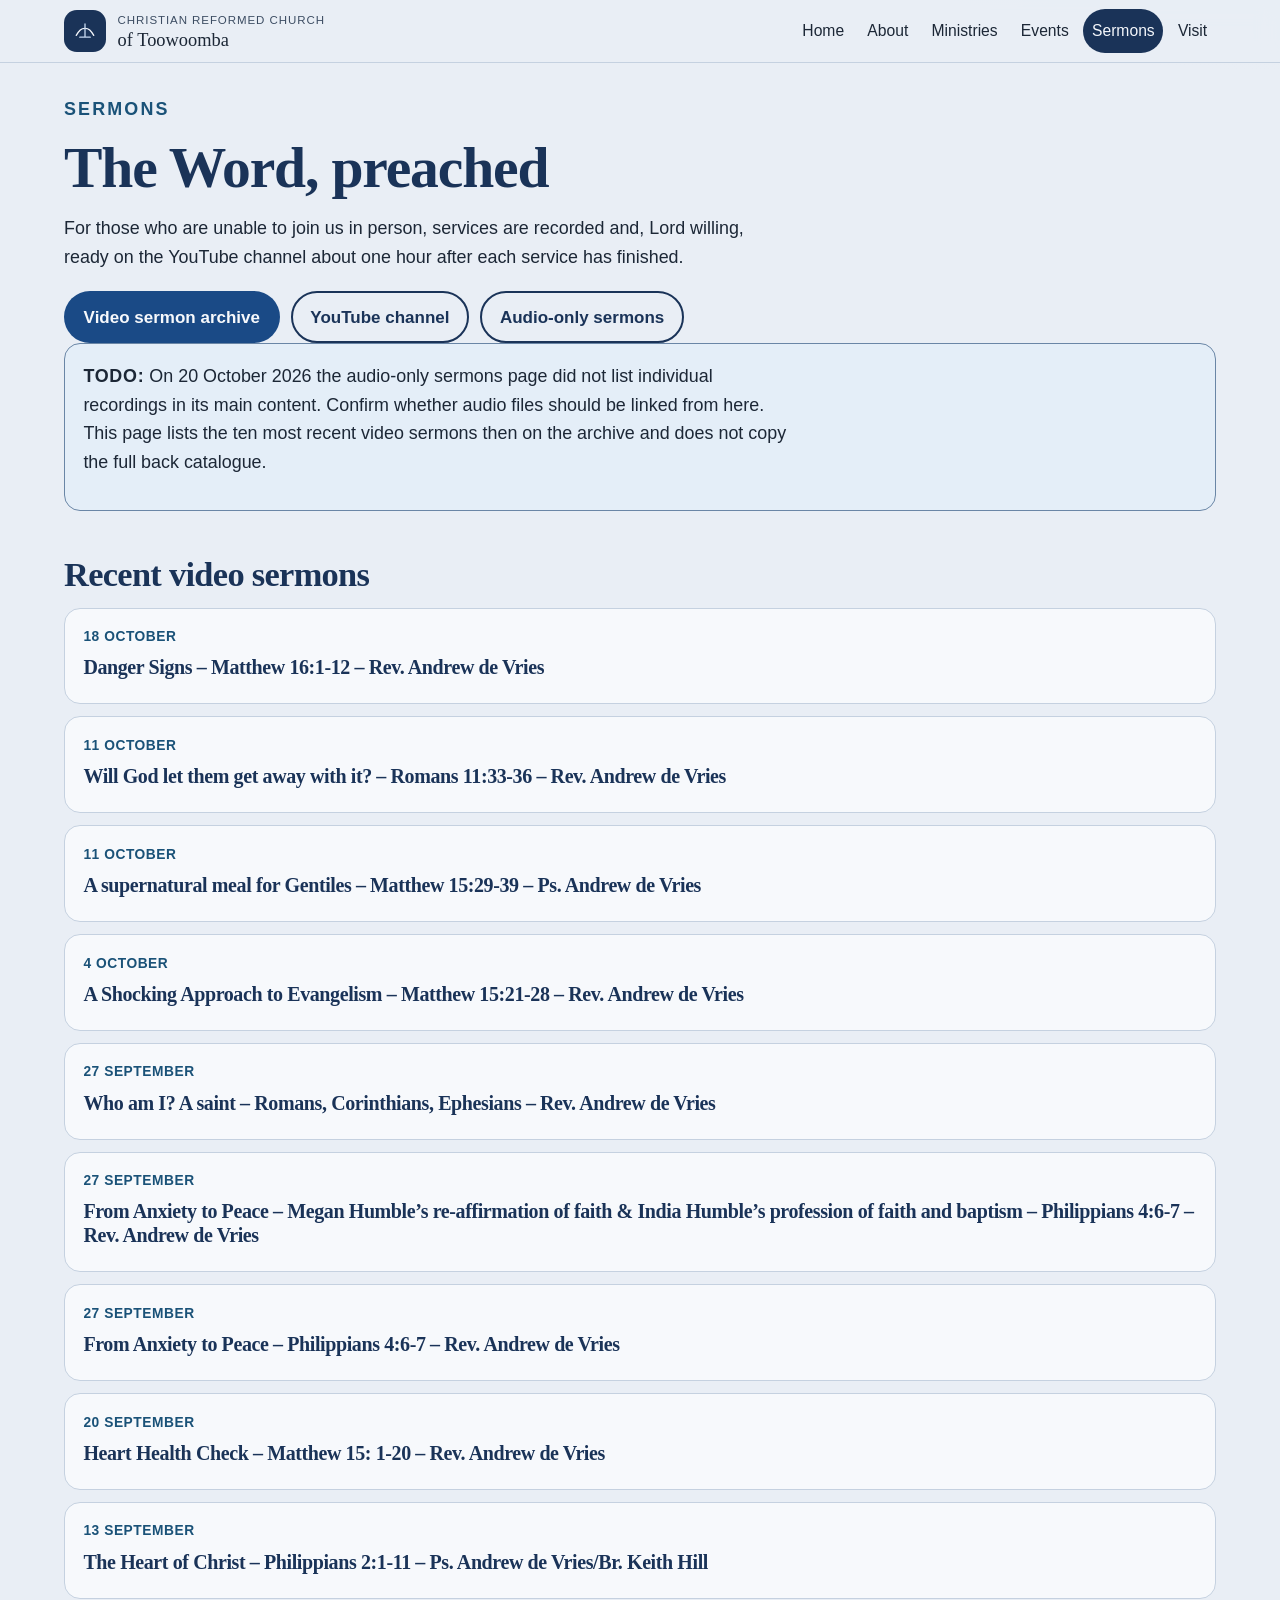
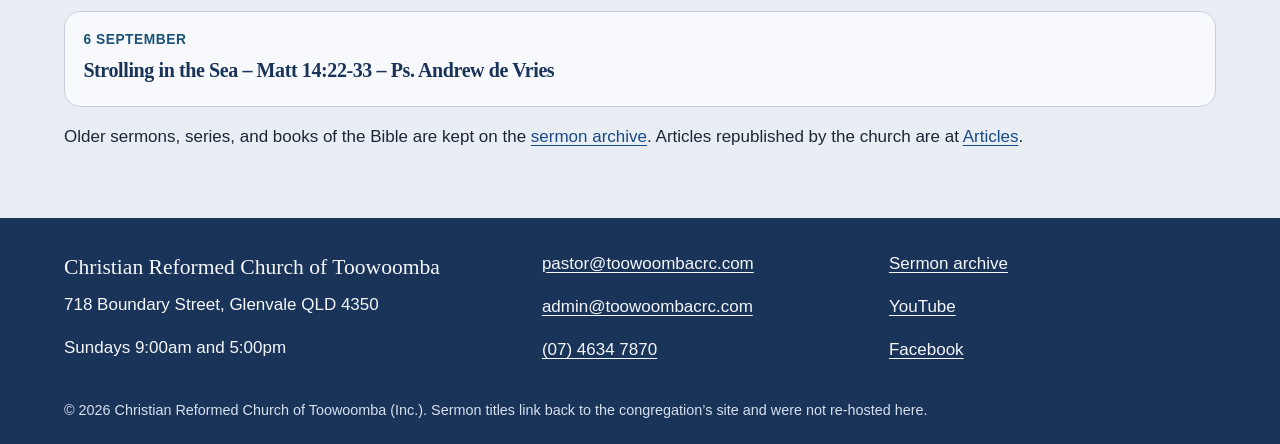
<file: sermons.html>
<!DOCTYPE html>
<html lang="en-AU">
  <head>
    <meta charset="utf-8" />
    <meta name="viewport" content="width=device-width, initial-scale=1" />
    <title>Sermons | Christian Reformed Church of Toowoomba</title>
    <meta
      name="description"
      content="Recent video sermons from Christian Reformed Church of Toowoomba, with links to the church sermon archive, audio page, and YouTube channel."
    />
    <link rel="canonical" href="https://aneesh15here.github.io/toowoomba-crc/sermons.html" />
    <meta property="og:type" content="website" />
    <meta property="og:locale" content="en_AU" />
    <meta property="og:site_name" content="Christian Reformed Church of Toowoomba" />
    <meta property="og:title" content="Sermons | Christian Reformed Church of Toowoomba" />
    <meta
      property="og:description"
      content="Watch recent sermons from Rev. Andrew de Vries on the church’s YouTube channel and sermon archive."
    />
    <meta property="og:url" content="https://aneesh15here.github.io/toowoomba-crc/sermons.html" />
    <meta property="og:image" content="https://aneesh15here.github.io/toowoomba-crc/og-image.png" />
    <meta name="twitter:card" content="summary_large_image" />
    <meta name="theme-color" content="#1a3358" />
    <link rel="icon" href="favicon.svg" type="image/svg+xml" />
    <link rel="stylesheet" href="styles.css" />
  </head>
  <body>
    <a class="skip-link" href="#main">Skip to content</a>
    <header class="site-header">
      <div class="header-inner">
        <a class="brand" href="index.html">
          <span class="brand-mark" aria-hidden="true">
            <svg viewBox="0 0 64 64" width="28" height="28" focusable="false">
              <path d="M12 42c7-12 11-16 20-16s13 4 20 16" fill="none" stroke="currentColor" stroke-width="3" stroke-linecap="round" />
              <path d="M20 46h24M32 16v30" fill="none" stroke="#e7c39a" stroke-width="3" stroke-linecap="round" />
            </svg>
          </span>
          <span class="brand-text">
            <span class="brand-kicker">Christian Reformed Church</span>
            <span class="brand-name">of Toowoomba</span>
          </span>
        </a>
        <nav class="site-nav" aria-label="Primary">
          <ul>
            <li><a href="index.html">Home</a></li>
            <li><a href="about.html">About</a></li>
            <li><a href="ministries.html">Ministries</a></li>
            <li><a href="events.html">Events</a></li>
            <li><a href="sermons.html" aria-current="page">Sermons</a></li>
            <li><a href="visit.html">Visit</a></li>
          </ul>
        </nav>
      </div>
    </header>

    <main id="main">
      <header class="page-intro">
        <div class="wrap">
          <p class="kicker">Sermons</p>
          <h1>The Word, preached</h1>
          <p>
            For those who are unable to join us in person, services are recorded and, Lord willing, ready on the YouTube channel about one hour after each service has finished.
          </p>
          <div class="button-row">
            <a class="button button-primary" href="https://toowoombacrc.com/sermon-archive/">Video sermon archive</a>
            <a class="button button-secondary" href="https://www.youtube.com/channel/UCF54Vxl2susH_3rQwiknUaQ">YouTube channel</a>
            <a class="button button-secondary" href="https://toowoombacrc.com/audio-only-sermons/">Audio-only sermons</a>
          </div>
          <aside class="todo">
            <p><strong>TODO:</strong> On 20 October 2026 the audio-only sermons page did not list individual recordings in its main content. Confirm whether audio files should be linked from here. This page lists the ten most recent video sermons then on the archive and does not copy the full back catalogue.</p>
          </aside>
        </div>
      </header>

      <section class="section" aria-labelledby="recent-heading">
        <div class="wrap">
          <h2 id="recent-heading">Recent video sermons</h2>
          <ol class="sermon-list">
            <li class="card">
              <p class="meta"><time datetime="2026-10-18">18 October</time></p>
              <h3><a href="https://toowoombacrc.com/sermons/danger-signs-matthew-161-12-rev-andrew-de-vries/">Danger Signs – Matthew 16:1-12 – Rev. Andrew de Vries</a></h3>
            </li>
            <li class="card">
              <p class="meta"><time datetime="2026-10-11">11 October</time></p>
              <h3><a href="https://toowoombacrc.com/sermons/will-god-let-them-get-away-with-it-romans-1133-36-rev-andrew-de-vries/">Will God let them get away with it? – Romans 11:33-36 – Rev. Andrew de Vries</a></h3>
            </li>
            <li class="card">
              <p class="meta"><time datetime="2026-10-11">11 October</time></p>
              <h3><a href="https://toowoombacrc.com/sermons/a-supernatural-meal-for-gentiles-matthew-1529-39-ps-andrew-de-vries/">A supernatural meal for Gentiles – Matthew 15:29-39 – Ps. Andrew de Vries</a></h3>
            </li>
            <li class="card">
              <p class="meta"><time datetime="2026-10-04">4 October</time></p>
              <h3><a href="https://toowoombacrc.com/sermons/a-shocking-approach-to-evangelism-matthew-1521-28-rev-andrew-de-vries/">A Shocking Approach to Evangelism – Matthew 15:21-28 – Rev. Andrew de Vries</a></h3>
            </li>
            <li class="card">
              <p class="meta"><time datetime="2026-09-27">27 September</time></p>
              <h3><a href="https://toowoombacrc.com/sermons/who-am-i-a-saint-romans-corinthians-ephesians-rev-andrew-de-vries/">Who am I? A saint – Romans, Corinthians, Ephesians – Rev. Andrew de Vries</a></h3>
            </li>
            <li class="card">
              <p class="meta"><time datetime="2026-09-27">27 September</time></p>
              <h3><a href="https://toowoombacrc.com/sermons/from-anxiety-to-peace-megan-humbles-re-affirmation-of-faith-india-humbles-profession-of-faith-and-baptism-philippians-46-7-rev-andrew-de-vries/">From Anxiety to Peace – Megan Humble’s re-affirmation of faith &amp; India Humble’s profession of faith and baptism – Philippians 4:6-7 – Rev. Andrew de Vries</a></h3>
            </li>
            <li class="card">
              <p class="meta"><time datetime="2026-09-27">27 September</time></p>
              <h3><a href="https://toowoombacrc.com/sermons/from-anxiety-to-peace-philippians-46-7-rev-andrew-de-vries/">From Anxiety to Peace – Philippians 4:6-7 – Rev. Andrew de Vries</a></h3>
            </li>
            <li class="card">
              <p class="meta"><time datetime="2026-09-20">20 September</time></p>
              <h3><a href="https://toowoombacrc.com/sermons/heart-health-check-matthew-15-1-20-rev-andrew-de-vries/">Heart Health Check – Matthew 15: 1-20 – Rev. Andrew de Vries</a></h3>
            </li>
            <li class="card">
              <p class="meta"><time datetime="2026-09-13">13 September</time></p>
              <h3><a href="https://toowoombacrc.com/sermons/the-heart-of-christ-philippians-21-11-ps-andrew-de-vries-br-keith-hill/">The Heart of Christ – Philippians 2:1-11 – Ps. Andrew de Vries/Br. Keith Hill</a></h3>
            </li>
            <li class="card">
              <p class="meta"><time datetime="2026-09-06">6 September</time></p>
              <h3><a href="https://toowoombacrc.com/sermons/strolling-in-the-sea-matt-1422-33-ps-andrew-de-vries/">Strolling in the Sea – Matt 14:22-33 – Ps. Andrew de Vries</a></h3>
            </li>
          </ol>
          <p>Older sermons, series, and books of the Bible are kept on the <a href="https://toowoombacrc.com/sermons/">sermon archive</a>. Articles republished by the church are at <a href="https://toowoombacrc.com/blog/">Articles</a>.</p>
        </div>
      </section>
    </main>

    <footer class="site-footer">
      <div class="wrap footer-grid">
        <div>
          <p class="footer-title">Christian Reformed Church of Toowoomba</p>
          <p>718 Boundary Street, Glenvale QLD 4350</p>
          <p>Sundays 9:00am and 5:00pm</p>
        </div>
        <div>
          <p><a href="mailto:pastor@toowoombacrc.com">pastor@toowoombacrc.com</a></p>
          <p><a href="mailto:admin@toowoombacrc.com">admin@toowoombacrc.com</a></p>
          <p><a href="tel:+61746347870">(07) 4634 7870</a></p>
        </div>
        <div>
          <p><a href="https://toowoombacrc.com/sermon-archive/">Sermon archive</a></p>
          <p><a href="https://www.youtube.com/channel/UCF54Vxl2susH_3rQwiknUaQ">YouTube</a></p>
          <p><a href="https://facebook.com/toowoombacrc">Facebook</a></p>
        </div>
      </div>
      <div class="wrap">
        <p class="fine">© 2026 Christian Reformed Church of Toowoomba (Inc.). Sermon titles link back to the congregation’s site and were not re-hosted here.</p>
      </div>
    </footer>
  </body>
</html>
</file>
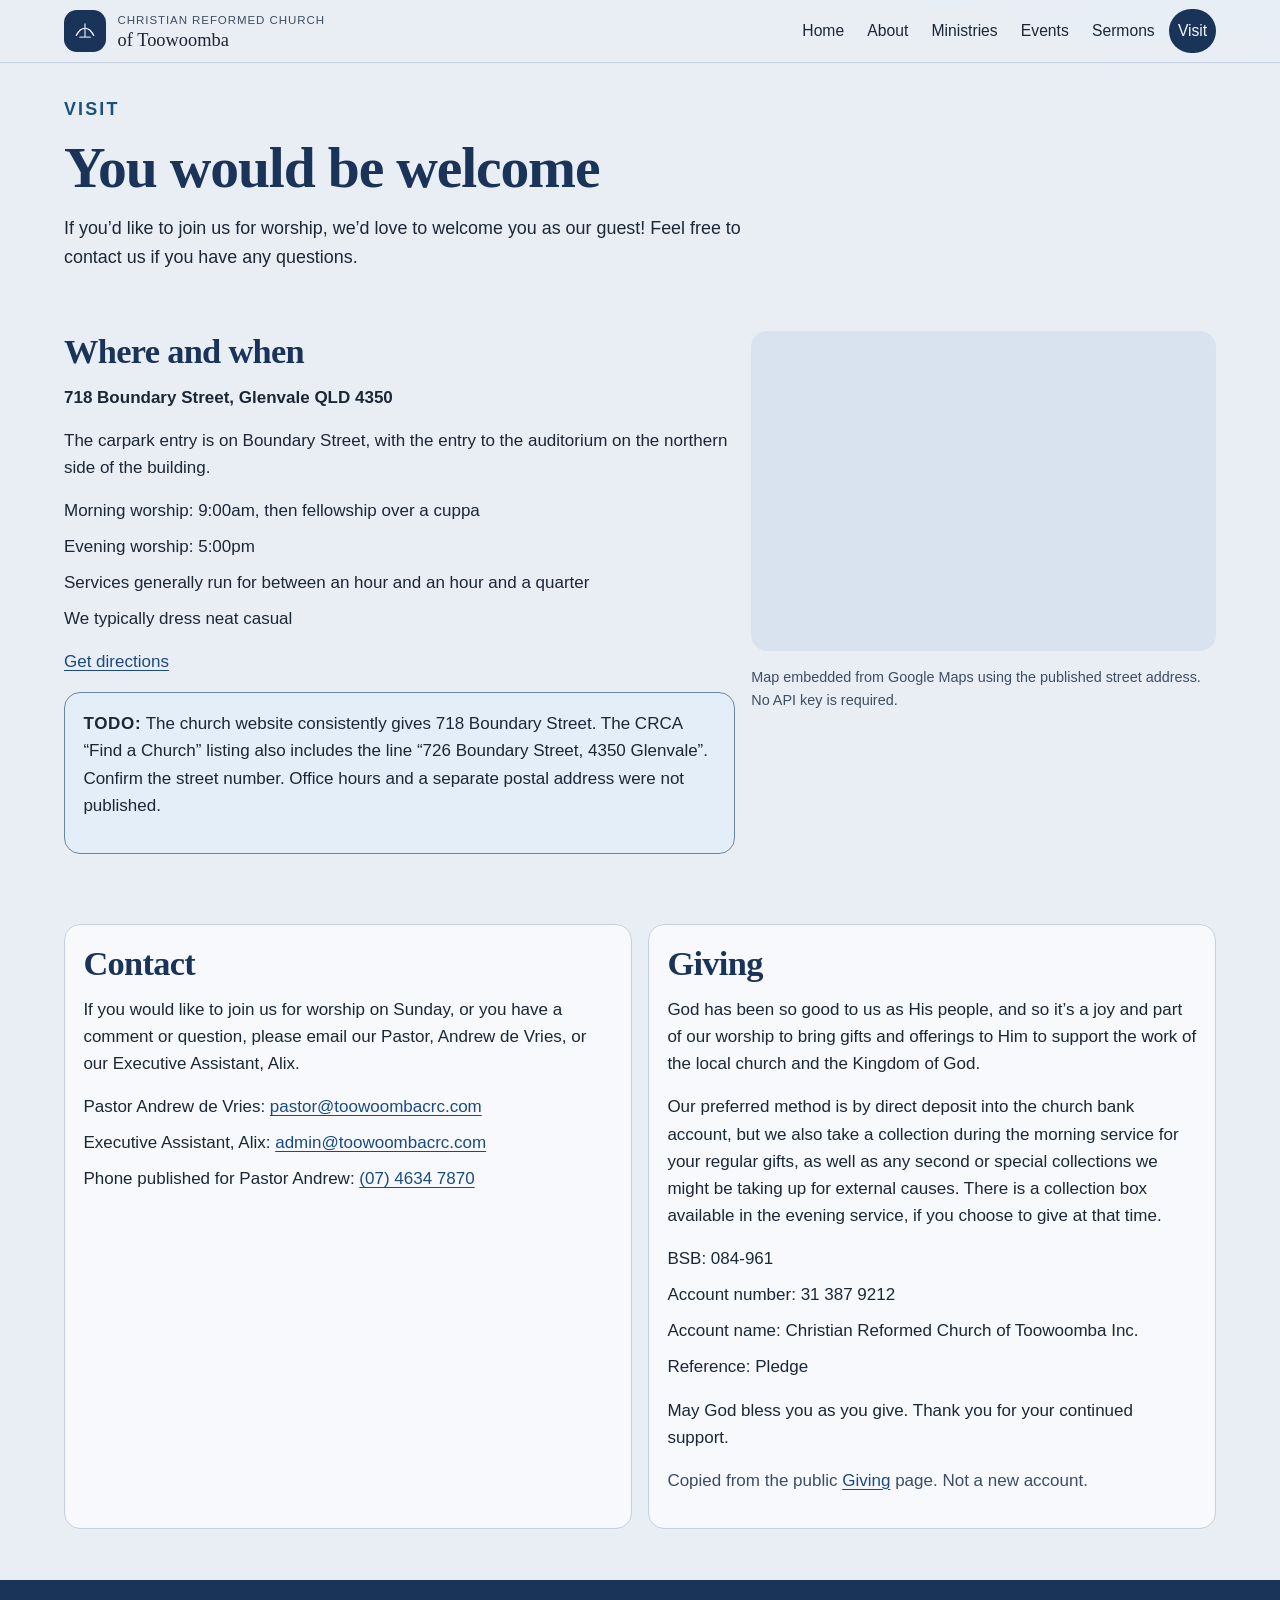
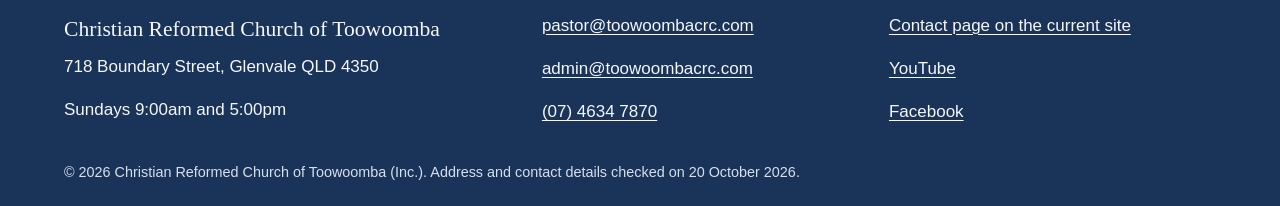
<file: visit.html>
<!DOCTYPE html>
<html lang="en-AU">
  <head>
    <meta charset="utf-8" />
    <meta name="viewport" content="width=device-width, initial-scale=1" />
    <title>Visit and contact | Christian Reformed Church of Toowoomba</title>
    <meta
      name="description"
      content="Visit Christian Reformed Church of Toowoomba at 718 Boundary Street, Glenvale QLD 4350. Sunday services 9:00am and 5:00pm. Email the pastor or the church office."
    />
    <link rel="canonical" href="https://aneesh15here.github.io/toowoomba-crc/visit.html" />
    <meta property="og:type" content="website" />
    <meta property="og:locale" content="en_AU" />
    <meta property="og:site_name" content="Christian Reformed Church of Toowoomba" />
    <meta property="og:title" content="Visit and contact | Christian Reformed Church of Toowoomba" />
    <meta
      property="og:description"
      content="718 Boundary Street, Glenvale. Carpark on Boundary Street, auditorium entry on the northern side. Sundays 9:00am and 5:00pm."
    />
    <meta property="og:url" content="https://aneesh15here.github.io/toowoomba-crc/visit.html" />
    <meta property="og:image" content="https://aneesh15here.github.io/toowoomba-crc/og-image.png" />
    <meta name="twitter:card" content="summary_large_image" />
    <meta name="theme-color" content="#1a3358" />
    <link rel="icon" href="favicon.svg" type="image/svg+xml" />
    <link rel="stylesheet" href="styles.css" />
  </head>
  <body>
    <a class="skip-link" href="#main">Skip to content</a>
    <header class="site-header">
      <div class="header-inner">
        <a class="brand" href="index.html">
          <span class="brand-mark" aria-hidden="true">
            <svg viewBox="0 0 64 64" width="28" height="28" focusable="false">
              <path d="M12 42c7-12 11-16 20-16s13 4 20 16" fill="none" stroke="currentColor" stroke-width="3" stroke-linecap="round" />
              <path d="M20 46h24M32 16v30" fill="none" stroke="#e7c39a" stroke-width="3" stroke-linecap="round" />
            </svg>
          </span>
          <span class="brand-text">
            <span class="brand-kicker">Christian Reformed Church</span>
            <span class="brand-name">of Toowoomba</span>
          </span>
        </a>
        <nav class="site-nav" aria-label="Primary">
          <ul>
            <li><a href="index.html">Home</a></li>
            <li><a href="about.html">About</a></li>
            <li><a href="ministries.html">Ministries</a></li>
            <li><a href="events.html">Events</a></li>
            <li><a href="sermons.html">Sermons</a></li>
            <li><a href="visit.html" aria-current="page">Visit</a></li>
          </ul>
        </nav>
      </div>
    </header>

    <main id="main">
      <header class="page-intro">
        <div class="wrap">
          <p class="kicker">Visit</p>
          <h1>You would be welcome</h1>
          <p>
            If you’d like to join us for worship, we’d love to welcome you as our guest! Feel free to contact us if you have any questions.
          </p>
        </div>
      </header>

      <section class="section" aria-labelledby="find-heading">
        <div class="wrap split">
          <div>
            <h2 id="find-heading">Where and when</h2>
            <p><strong>718 Boundary Street, Glenvale QLD 4350</strong></p>
            <p>The carpark entry is on Boundary Street, with the entry to the auditorium on the northern side of the building.</p>
            <ul class="contact-list">
              <li>Morning worship: 9:00am, then fellowship over a cuppa</li>
              <li>Evening worship: 5:00pm</li>
              <li>Services generally run for between an hour and an hour and a quarter</li>
              <li>We typically dress neat casual</li>
            </ul>
            <p>
              <a href="https://www.google.com/maps/dir//718+Boundary+Street%2C+Glenvale+QLD+4350/">Get directions</a>
            </p>
            <aside class="todo">
              <p><strong>TODO:</strong> The church website consistently gives 718 Boundary Street. The CRCA “Find a Church” listing also includes the line “726 Boundary Street, 4350 Glenvale”. Confirm the street number. Office hours and a separate postal address were not published.</p>
            </aside>
          </div>
          <div>
            <h2 id="map" class="visually-hidden">Map</h2>
            <iframe
              class="map-frame"
              title="Map of 718 Boundary Street, Glenvale QLD 4350"
              loading="lazy"
              referrerpolicy="no-referrer-when-downgrade"
              src="https://maps.google.com/maps?q=718%20Boundary%20Street%2C%20Glenvale%20QLD%204350&amp;z=16&amp;output=embed"
            ></iframe>
            <p class="figure-note">Map embedded from Google Maps using the published street address. No API key is required.</p>
          </div>
        </div>
      </section>

      <section class="section" aria-labelledby="contact-heading">
        <div class="wrap card-grid">
          <article class="card">
            <h2 id="contact-heading">Contact</h2>
            <p>If you would like to join us for worship on Sunday, or you have a comment or question, please email our Pastor, Andrew de Vries, or our Executive Assistant, Alix.</p>
            <ul class="contact-list">
              <li>Pastor Andrew de Vries: <a href="mailto:pastor@toowoombacrc.com">pastor@toowoombacrc.com</a></li>
              <li>Executive Assistant, Alix: <a href="mailto:admin@toowoombacrc.com">admin@toowoombacrc.com</a></li>
              <li>Phone published for Pastor Andrew: <a href="tel:+61746347870">(07) 4634 7870</a></li>
            </ul>
          </article>
          <article class="card">
            <h2>Giving</h2>
            <p>God has been so good to us as His people, and so it’s a joy and part of our worship to bring gifts and offerings to Him to support the work of the local church and the Kingdom of God.</p>
            <p>Our preferred method is by direct deposit into the church bank account, but we also take a collection during the morning service for your regular gifts, as well as any second or special collections we might be taking up for external causes. There is a collection box available in the evening service, if you choose to give at that time.</p>
            <ul class="contact-list">
              <li>BSB: 084-961</li>
              <li>Account number: 31 387 9212</li>
              <li>Account name: Christian Reformed Church of Toowoomba Inc.</li>
              <li>Reference: Pledge</li>
            </ul>
            <p>May God bless you as you give. Thank you for your continued support.</p>
            <p class="muted">Copied from the public <a href="https://toowoombacrc.com/giving/">Giving</a> page. Not a new account.</p>
          </article>
        </div>
      </section>
    </main>

    <footer class="site-footer">
      <div class="wrap footer-grid">
        <div>
          <p class="footer-title">Christian Reformed Church of Toowoomba</p>
          <p>718 Boundary Street, Glenvale QLD 4350</p>
          <p>Sundays 9:00am and 5:00pm</p>
        </div>
        <div>
          <p><a href="mailto:pastor@toowoombacrc.com">pastor@toowoombacrc.com</a></p>
          <p><a href="mailto:admin@toowoombacrc.com">admin@toowoombacrc.com</a></p>
          <p><a href="tel:+61746347870">(07) 4634 7870</a></p>
        </div>
        <div>
          <p><a href="https://toowoombacrc.com/contact/">Contact page on the current site</a></p>
          <p><a href="https://www.youtube.com/channel/UCF54Vxl2susH_3rQwiknUaQ">YouTube</a></p>
          <p><a href="https://facebook.com/toowoombacrc">Facebook</a></p>
        </div>
      </div>
      <div class="wrap">
        <p class="fine">© 2026 Christian Reformed Church of Toowoomba (Inc.). Address and contact details checked on 20 October 2026.</p>
      </div>
    </footer>
  </body>
</html>
</file>
<file: styles.css>
:root {
  --bg: #e9eef5;
  --bg-deep: #d9e3ef;
  --bg-glow: #dfe8f4;
  --surface: #f7f9fc;
  --surface-muted: #e3ebf4;
  --ink: #1c2736;
  --muted: #3d4d63;
  --line: #c5d1e0;
  --forest: #1a3358;
  --forest-mid: #2c4a72;
  --clay: #1a4a86;
  --clay-deep: #123666;
  --gold: #1a5278;
  --todo-bg: #e4eef8;
  --todo-ink: #1c2736;
  --todo-line: #6a86a6;
  --focus: #0b4f8a;
  --on-ink: #ffffff;
  --on-navy: #f4f7fb;
  --on-navy-soft: #d5e0ee;
  --on-navy-accent: #c9dff5;
  --on-blue: #f7f9fc;
  --mark-accent: #c5d8ef;
  --on-navy-wash: rgba(244, 247, 251, 0.1);
  --on-navy-line: rgba(244, 247, 251, 0.22);
  --header-bg: rgba(233, 238, 245, 0.92);
  --shadow: 0 16px 40px rgba(22, 40, 72, 0.08);
  --radius: 1.25rem;
  --max: 72rem;
  --header: 4.5rem;
  color-scheme: light;
}

*,
*::before,
*::after {
  box-sizing: border-box;
}

html {
  scroll-behavior: smooth;
}

body {
  margin: 0;
  background:
    radial-gradient(1200px 500px at 100% -10%, var(--bg-glow) 0%, transparent 55%),
    var(--bg);
  color: var(--ink);
  font-family: "Segoe UI", "Helvetica Neue", Helvetica, Arial, sans-serif;
  font-size: 1.0625rem;
  line-height: 1.6;
}

body,
a,
button {
  -webkit-tap-highlight-color: transparent;
}

img,
svg {
  max-width: 100%;
  height: auto;
}

h1,
h2,
h3,
h4 {
  font-family: "Iowan Old Style", "Palatino Linotype", Palatino, Georgia, serif;
  font-weight: 600;
  line-height: 1.2;
  letter-spacing: -0.02em;
  color: var(--forest);
}

h1 {
  font-size: clamp(2.1rem, 5vw, 3.6rem);
  margin: 0 0 0.75rem;
}

h2 {
  font-size: clamp(1.6rem, 3vw, 2.15rem);
  margin: 0 0 0.75rem;
}

h3 {
  font-size: 1.25rem;
  margin: 0 0 0.4rem;
}

p,
ul,
ol,
dl {
  margin: 0 0 1rem;
}

a {
  color: var(--clay);
  text-decoration-thickness: 1px;
  text-underline-offset: 0.18em;
}

a:hover {
  color: var(--forest);
}

:focus-visible {
  outline: 3px solid var(--focus);
  outline-offset: 3px;
}

.skip-link {
  position: absolute;
  left: 0.75rem;
  top: 0.75rem;
  z-index: 20;
  transform: translateY(-150%);
  background: var(--ink);
  color: var(--on-ink);
  padding: 0.6rem 0.9rem;
  border-radius: 0.5rem;
}

.skip-link:focus {
  transform: none;
}

.wrap {
  width: min(var(--max), calc(100% - 2rem));
  margin-inline: auto;
}

.site-header {
  position: sticky;
  top: 0;
  z-index: 10;
  background: var(--header-bg);
  border-bottom: 1px solid var(--line);
  backdrop-filter: blur(10px);
}

.header-inner {
  width: min(var(--max), calc(100% - 2rem));
  margin-inline: auto;
  display: flex;
  flex-wrap: wrap;
  align-items: center;
  justify-content: space-between;
  gap: 0.25rem 1.25rem;
  padding: 0.55rem 0;
}

.brand {
  display: flex;
  align-items: center;
  gap: 0.75rem;
  color: var(--ink);
  text-decoration: none;
  min-height: 44px;
}

.brand-mark {
  width: 2.6rem;
  height: 2.6rem;
  flex: none;
  display: grid;
  place-items: center;
  border-radius: 0.8rem;
  background: var(--forest);
  color: var(--on-navy);
}

.brand-mark svg path:last-child {
  stroke: var(--mark-accent);
}

.brand-kicker,
.brand-name {
  display: block;
}

.brand-kicker {
  font-size: 0.72rem;
  letter-spacing: 0.08em;
  text-transform: uppercase;
  color: var(--muted);
}

.brand-name {
  font-family: "Iowan Old Style", Palatino, Georgia, serif;
  font-size: 1.15rem;
  line-height: 1.1;
}

.site-nav ul {
  display: flex;
  flex-wrap: wrap;
  gap: 0.15rem 0.35rem;
  list-style: none;
  margin: 0;
  padding: 0;
}

.site-nav a {
  display: inline-flex;
  align-items: center;
  min-height: 44px;
  padding: 0.2rem 0.55rem;
  border-radius: 999px;
  color: var(--ink);
  text-decoration: none;
  font-size: 0.98rem;
}

.site-nav a:hover,
.site-nav a[aria-current="page"] {
  background: var(--forest);
  color: var(--on-navy);
}

.hero {
  padding: 2.25rem 0 1rem;
}

.hero-grid {
  display: grid;
  gap: 1.25rem;
}

.kicker {
  margin: 0 0 0.6rem;
  color: var(--gold);
  font-size: 0.82rem;
  font-weight: 700;
  letter-spacing: 0.12em;
  text-transform: uppercase;
}

.lede {
  font-size: 1.15rem;
  max-width: 40rem;
}

.hero-actions,
.button-row {
  display: flex;
  flex-wrap: wrap;
  gap: 0.7rem;
  margin: 1.25rem 0 0;
}

.button {
  display: inline-flex;
  align-items: center;
  justify-content: center;
  min-height: 48px;
  padding: 0.65rem 1.1rem;
  border-radius: 999px;
  text-decoration: none;
  font-weight: 600;
  border: 2px solid transparent;
}

.button-primary {
  background: var(--clay);
  color: var(--on-blue);
}

.button-primary:hover {
  background: var(--clay-deep);
  color: var(--on-blue);
}

.button-secondary {
  background: transparent;
  color: var(--forest);
  border-color: var(--forest);
}

.button-secondary:hover {
  background: var(--forest);
  color: var(--on-navy);
}

.service-panel {
  background: var(--forest);
  color: var(--on-navy);
  border-radius: var(--radius);
  padding: 1.35rem 1.25rem 1.15rem;
  box-shadow: var(--shadow);
}

.service-panel h2,
.service-panel p,
.service-panel a {
  color: var(--on-navy);
}

.service-panel .kicker {
  color: var(--on-navy-accent);
}

.service-panel a {
  text-decoration: underline;
}

.service-times {
  display: grid;
  gap: 0.75rem;
  margin: 1rem 0;
}

.time-block {
  background: var(--on-navy-wash);
  border: 1px solid var(--on-navy-line);
  border-radius: 0.9rem;
  padding: 0.85rem 0.95rem;
}

.time-block strong {
  display: block;
  font-family: "Iowan Old Style", Palatino, Georgia, serif;
  font-size: 1.7rem;
  font-weight: 600;
  letter-spacing: -0.03em;
}

.time-block span {
  display: block;
  color: var(--on-navy-soft);
}

.address-line {
  margin: 0.4rem 0 0;
}

.section {
  padding: 2.2rem 0;
}

.section-head {
  display: flex;
  flex-wrap: wrap;
  justify-content: space-between;
  align-items: end;
  gap: 0.75rem 1.5rem;
  margin-bottom: 1.1rem;
}

.section-head p {
  max-width: 38rem;
  margin: 0;
  color: var(--muted);
}

.card-grid,
.split {
  display: grid;
  gap: 1rem;
}

.card,
.note,
.todo,
.quote,
.person,
.belief {
  background: var(--surface);
  border: 1px solid var(--line);
  border-radius: 1rem;
  padding: 1.1rem 1.15rem;
}

.card h3 a {
  color: inherit;
  text-decoration: none;
}

.card h3 a:hover {
  color: var(--clay);
  text-decoration: underline;
}

.meta {
  margin: 0 0 0.45rem;
  color: var(--gold);
  font-size: 0.86rem;
  font-weight: 700;
  letter-spacing: 0.04em;
  text-transform: uppercase;
}

.muted {
  color: var(--muted);
}

.quote {
  margin: 0;
  background: var(--surface-muted);
  border: none;
  border-left: 4px solid var(--gold);
  font-family: "Iowan Old Style", Palatino, Georgia, serif;
  font-size: 1.35rem;
  line-height: 1.35;
}

.quote cite {
  display: block;
  margin-top: 0.7rem;
  font-family: "Segoe UI", "Helvetica Neue", sans-serif;
  font-size: 0.9rem;
  font-style: normal;
  color: var(--muted);
}

.illustration {
  border-radius: var(--radius);
  overflow: hidden;
  border: 1px solid var(--line);
  background: var(--bg-deep);
}

.illustration svg {
  display: block;
  width: 100%;
  height: auto;
}

.figure-note {
  margin: 0.45rem 0 0;
  color: var(--muted);
  font-size: 0.9rem;
}

.todo {
  background: var(--todo-bg);
  border-color: var(--todo-line);
  color: var(--todo-ink);
}

.todo strong {
  letter-spacing: 0.04em;
}

.people-grid,
.belief-list,
.sermon-list,
.policy-list {
  display: grid;
  gap: 0.75rem;
  list-style: none;
  padding: 0;
}

.role {
  margin: 0;
  color: var(--muted);
  font-size: 0.92rem;
}

.table-wrap {
  overflow-x: auto;
  border: 1px solid var(--line);
  border-radius: 1rem;
  background: var(--surface);
}

table {
  width: 100%;
  border-collapse: collapse;
  min-width: 36rem;
}

th,
td {
  text-align: left;
  padding: 0.8rem 0.9rem;
  border-bottom: 1px solid var(--line);
  vertical-align: top;
}

th {
  background: var(--surface-muted);
  font-size: 0.82rem;
  letter-spacing: 0.06em;
  text-transform: uppercase;
}

tr:last-child td {
  border-bottom: 0;
}

.map-frame {
  width: 100%;
  min-height: 320px;
  border: 0;
  border-radius: 1rem;
  background: var(--bg-deep);
}

.contact-list {
  list-style: none;
  padding: 0;
}

.contact-list li {
  margin: 0 0 0.55rem;
}

.site-footer {
  margin-top: 1rem;
  background: var(--forest);
  color: var(--on-navy);
  padding: 2rem 0 1.4rem;
}

.site-footer a {
  color: var(--on-navy);
}

.footer-grid {
  display: grid;
  gap: 1.25rem;
}

.footer-title {
  font-family: "Iowan Old Style", Palatino, Georgia, serif;
  font-size: 1.35rem;
  margin: 0 0 0.4rem;
}

.fine {
  margin: 1.2rem 0 0;
  font-size: 0.9rem;
  color: var(--on-navy-soft);
}

caption {
  caption-side: top;
  text-align: left;
  padding: 0.85rem 0.9rem 0.2rem;
  color: var(--muted);
}

.visually-hidden {
  position: absolute;
  width: 1px;
  height: 1px;
  padding: 0;
  margin: -1px;
  overflow: hidden;
  clip: rect(0, 0, 0, 0);
  white-space: nowrap;
  border: 0;
}

.page-intro {
  padding: 2rem 0 0.5rem;
}

.page-intro p {
  max-width: 44rem;
  font-size: 1.12rem;
}

@media (min-width: 760px) {
  .hero-grid,
  .split {
    grid-template-columns: 1.3fr 0.9fr;
    align-items: stretch;
  }

  .card-grid,
  .people-grid,
  .belief-list {
    grid-template-columns: 1fr 1fr;
  }

  .footer-grid {
    grid-template-columns: 1.4fr 1fr 1fr;
  }
}

@media (min-width: 980px) {
  .card-grid.three,
  .belief-list {
    grid-template-columns: 1fr 1fr 1fr;
  }
}

@media (prefers-reduced-motion: reduce) {
  html {
    scroll-behavior: auto;
  }
}
</file>
